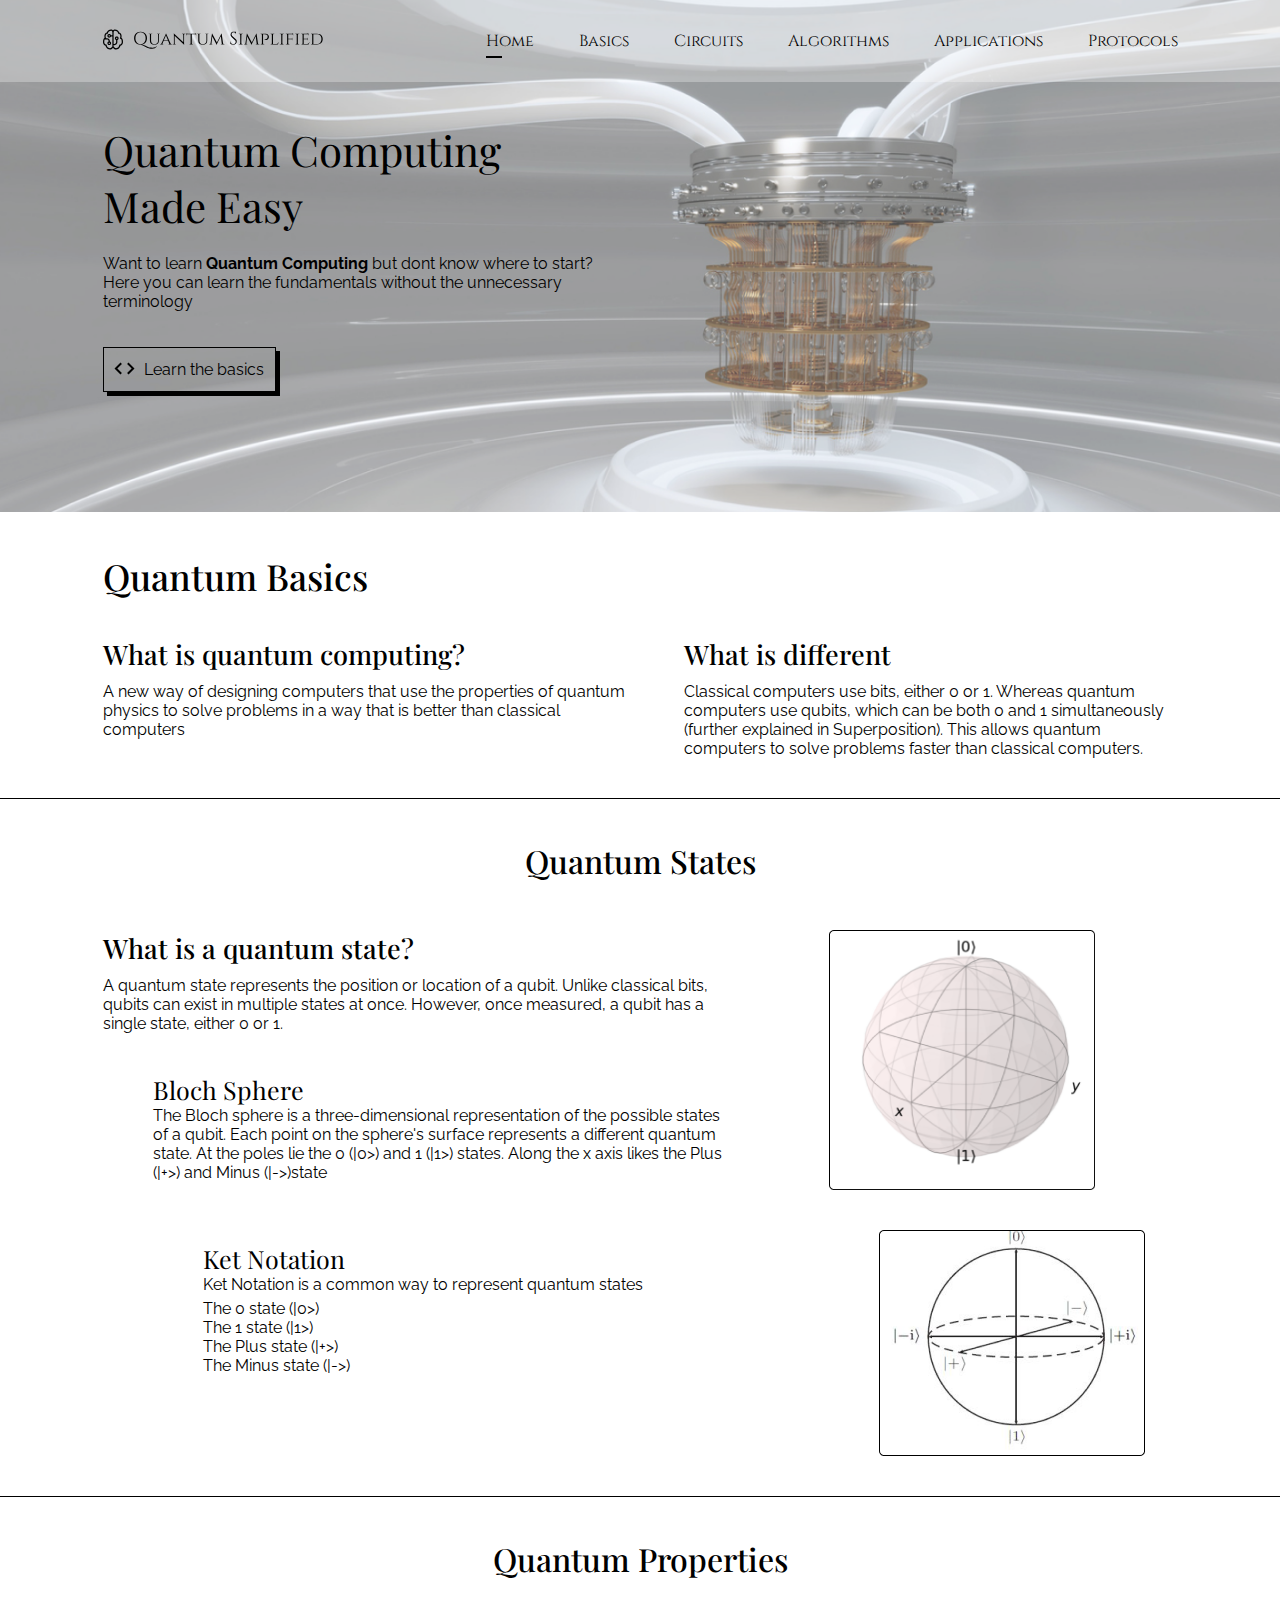
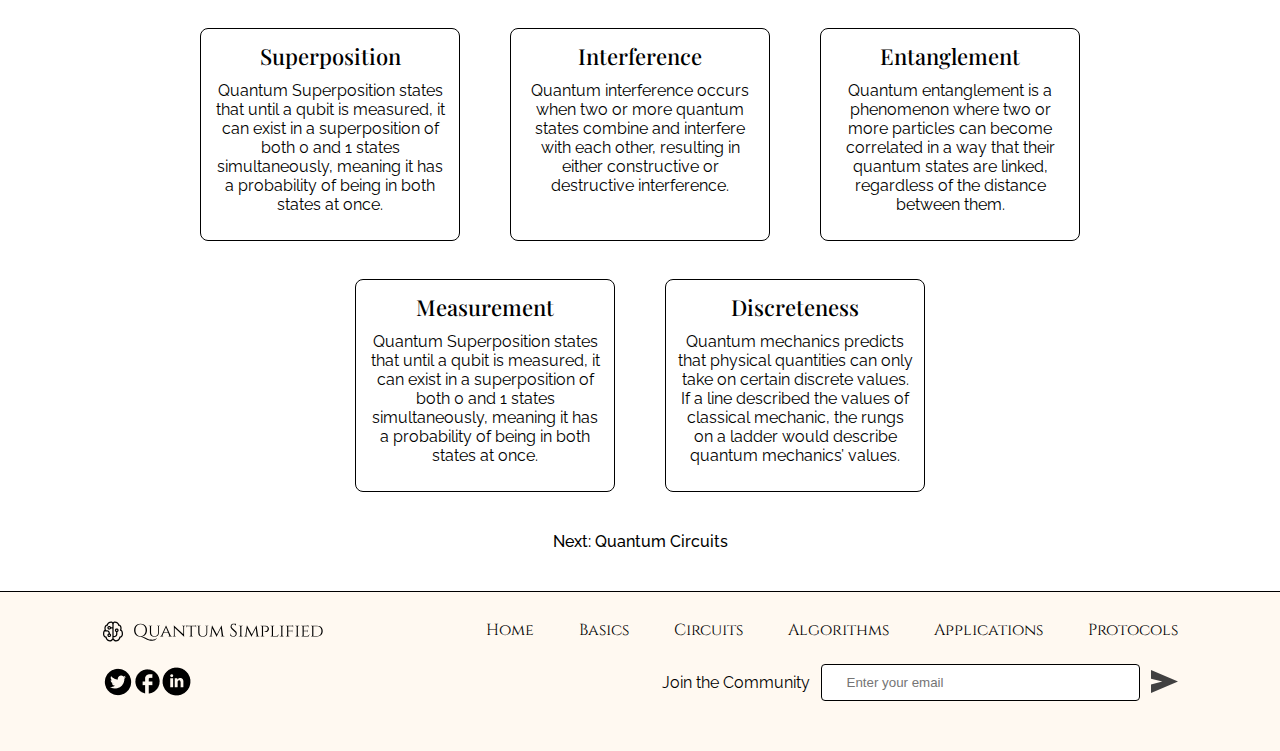
<file: index.html>
<!DOCTYPE html>
<html lang="en">
    <head>
        <meta charset="UTF-8" />
        <meta name="viewport" content="width=device-width, initial-scale=1.0" />
        <title>Quantum Simplified</title>
        <link rel="preconnect" href="https://fonts.googleapis.com" />
        <link rel="preconnect" href="https://fonts.gstatic.com" crossorigin />
        <link
            href="https://fonts.googleapis.com/css2?family=Cinzel&family=Playfair+Display:wght@400;500&family=Raleway:ital,wght@0,100;0,300;0,400;0,500;1,500&display=swap"
            rel="stylesheet"
        />
        <link rel="stylesheet" href="css/index.css" />
        <link rel="stylesheet" href="css/microinteractions.css">
    </head>
    <body>
        <!-- Image that spreads across the nav and header elements -->
        <div class="image">
            <!-- Header -->
            <header class="nav__bar">
                <div class="wrapper nav__bar-wrapper">
                    <a href="index.html" class="logo">
                        <img src="Images/logo.svg" alt="logo" />
                    </a>

                    <!-- Navigation Menu -->
                    <ul class="nav__menu">
                        <li><a class="nav__item home active" href="index.html">Home</a></li>
                        <li>
                            <a class="nav__item trigger-item" href="index.html#quantum_basics">Basics</a>
                        </li>
                        <li>
                            <a class="nav__item" href="quantum-circuits.html"
                                >Circuits</a
                            >
                        </li>
                        <li>
                            <a class="nav__item" href="quantum-algorithms.html"
                                >Algorithms</a
                            >
                        </li>
                        <li>
                            <a class="nav__item" href="real-world.html"
                                >Applications</a
                            >
                        </li>
                        <li>
                            <a class="nav__item" href="quantum-protocols.html"
                                >Protocols</a
                            >
                        </li>
                    </ul>

                    <!-- Hamburger Menu -->
                    <div class="hamburger">
                        <img
                            src="Images/menu.svg"
                            alt="hamburger menu"
                            class="hamburger_image"
                        />
                    </div>
                </div>
            </header>

            <!-- The Hero section -->
            <main class="hero">
                <div class="wrapper three">
                    <h1>Quantum Computing Made Easy</h1>
                    <p class="subtitle">
                        Want to learn <strong>Quantum Computing</strong> but
                        dont know where to start? Here you can learn the
                        fundamentals without the unnecessary terminology
                    </p>
                    <div class="cta">
                        <a href="#" class="trigger-cta">
                            <span class="bordered"
                                ><img
                                    src="Images/code symbol.svg"
                                    alt="code symbol"
                            /></span>
                            <p class="bordered">Learn the basics</p>
                        </a>
                    </div>
                </div>
            </main>
        </div>

        <!-- Section about Quantum Basics -->
        <div class="wrapper two">
            <section class="quantum_basics">
                <h2>Quantum Basics</h2>
                <div class="col">
                    <div class="left_col">
                        <h4>What is quantum computing?</h4>
                        <p>
                            A new way of designing computers that use the
                            properties of quantum physics to solve problems in a
                            way that is better than classical computers
                        </p>
                    </div>

                    <div class="right_col">
                        <h4>What is different</h4>
                        <p>
                            Classical computers use bits, either 0 or 1. Whereas
                            quantum computers use qubits, which can be both 0
                            and 1 simultaneously (further explained in
                            Superposition). This allows quantum computers to
                            solve problems faster than classical computers.
                        </p>
                    </div>
                </div>
            </section>
        </div>
        <div class="border"></div>

        <!-- Section about Quantum States -->
        <div class="wrapper">
            <section class="quantum_states">
                <h3>Quantum States</h3>
                <div class="col">
                    <div class="col_left">
                        <div>
                            <h4>What is a quantum state?</h4>
                            <p>
                                A quantum state represents the position or
                                location of a qubit. Unlike classical bits,
                                qubits can exist in multiple states at once.
                                However, once measured, a qubit has a single
                                state, either 0 or 1.
                            </p>
                        </div>
                        <div class="indented bloch_sphere">
                            <h5>Bloch Sphere</h5>
                            <p>
                                The Bloch sphere is a three-dimensional
                                representation of the possible states of a
                                qubit. Each point on the sphere's surface
                                represents a different quantum state. At the
                                poles lie the 0 (|0>) and 1 (|1>) states. Along
                                the x axis likes the Plus (|+>) and Minus
                                (|->)state
                            </p>
                        </div>
                        <div class="indented ket_notation">
                            <h5>Ket Notation</h5>
                            <p>
                                Ket Notation is a common way to represent
                                quantum states
                            </p>
                            <ul class="state_list">
                                <li>The 0 state (|0>)</li>
                                <li>The 1 state (|1>)</li>
                                <li>The Plus state (|+>)</li>
                                <li>The Minus state (|->)</li>
                            </ul>
                        </div>
                    </div>

                    <div class="col_right bloch_sphere">
                        <img
                            class="bloch_sphere1"
                            src="Images/Bloch Sphere 1.png"
                            alt="bloch sphere 1"
                        />
                        <img
                            src="Images/Bloch Sphere 2.png"
                            alt="bloch sphere 2"
                            class="bloch_sphere2"
                        />
                    </div>
                </div>
            </section>
        </div>
        <div class="border"></div>

        <!-- Section about Quantum Properties for the Desktop -->
        <div class="wrapper">
            <section class="quantum_properties-desktop">
                <h3>Quantum Properties</h3>

                <!-- A set of cards about each property -->
                <div class="set1">
                    <div class="card superpostion">
                        <h6>Superposition</h6>
                        <p>
                            Quantum Superposition states that until a qubit is
                            measured, it can exist in a superposition of both 0
                            and 1 states simultaneously, meaning it has a
                            probability of being in both states at once.
                        </p>
                    </div>
                    <div class="card interference">
                        <h6>Interference</h6>
                        <p>
                            Quantum interference occurs when two or more quantum
                            states combine and interfere with each other,
                            resulting in either constructive or destructive
                            interference.
                        </p>
                    </div>
                    <div class="card entanglement">
                        <h6>Entanglement</h6>
                        <p>
                            Quantum entanglement is a phenomenon where two or
                            more particles can become correlated in a way that
                            their quantum states are linked, regardless of the
                            distance between them.
                        </p>
                    </div>
                </div>
                <div class="set2">
                    <div class="card measurement">
                        <h6>Measurement</h6>
                        <p>
                            Quantum Superposition states that until a qubit is
                            measured, it can exist in a superposition of both 0
                            and 1 states simultaneously, meaning it has a
                            probability of being in both states at once.
                        </p>
                    </div>
                    <div class="card discreteness">
                        <h6>Discreteness</h6>
                        <p>
                            Quantum mechanics predicts that physical quantities
                            can only take on certain discrete values. If a line
                            described the values of classical mechanic, the
                            rungs on a ladder would describe quantum mechanics’
                            values.
                        </p>
                    </div>
                </div>
            </section>
        </div>

        <!-- Section for Quantum Properties  -->
        <div class="wrapper">
            <section class="quantum_properties-mobile">
                <h3>Quantum Properties</h3>

                <!-- Carousel of each Quantum Property -->
                <div class="carousel">
                    <button class="carousel__button carousel__button--left">
                        <img src="Images/left arrow.svg" alt="left arrow" />
                    </button>

                    <div class="carousel__track-container">

                        <!-- Slide for each Quantum Property -->
                        <ul class="carousel__track">
                            <li class="carousel__slide current-slide">
                                <p class="title">Entanglement</p>
                                <p class="content">
                                    Quantum entanglement is a phenomenon where
                                    two or more particles can become correlated
                                    in a way that their quantum states are
                                    linked, regardless of the distance between
                                    them.
                                </p>
                            </li>
                            <li class="carousel__slide">
                                <p class="title">Interference</p>
                                <p class="content">
                                    Quantum interference occurs when two or more
                                    quantum states combine and interfere with
                                    each other, resulting in either constructive
                                    or destructive interference.
                                </p>
                            </li>
                            <li class="carousel__slide">
                                <p class="title">Superposition</p>
                                <p class="content">
                                    Quantum Superposition states that until a
                                    qubit is measured, it can exist in a
                                    superposition of both 0 and 1 states
                                    simultaneously, meaning it has a probability
                                    of being in both states at once.
                                </p>
                            </li>
                            <li class="carousel__slide">
                                <p class="title">Measurement</p>
                                <p class="content">
                                    Quantum Superposition states that until a
                                    qubit is measured, it can exist in a
                                    superposition of both 0 and 1 states
                                    simultaneously, meaning it has a probability
                                    of being in both states at once.
                                </p>
                            </li>
                            <li class="carousel__slide">
                                <p class="title">Discreteness</p>
                                <p class="content">
                                    Quantum mechanics predicts that physical
                                    quantities can only take on certain discrete
                                    values. If a line described the values of
                                    classical mechanic, the rungs on a ladder
                                    would describe quantum mechanics’ values.
                                </p>
                            </li>
                        </ul>
                    </div>

                    <button class="carousel__button carousel__button--right">
                        <img src="Images/right arrow.svg" alt="right arrow" />
                    </button>

                    <div class="carousel__nav">
                        <button
                            class="carousel__indicator current-slide"
                        ></button>
                        <button class="carousel__indicator"></button>
                        <button class="carousel__indicator"></button>
                        <button class="carousel__indicator"></button>
                        <button class="carousel__indicator"></button>
                    </div>
                </div>
            </section>
        </div>

        <!-- Section for the next webpage to click onto -->
        <div class="wrapper">
            <div class="next">
                <a href="quantum-circuits.html">Next: Quantum Circuits</a>
            </div>
        </div>

        <!-- The footer for mobile -->
        <footer class="footer-mobile">
            <div class="border"></div>
            <div class="footer_logo">
                <a href="#"><img src="Images/logo.svg" alt="logo" /></a>
            </div>
            <p class="join">Join the Community</p>

            <div class="social_headers">
                <a href="#"><img src="Images/twitter.png" alt="twitter" /></a>
                <a href="#"
                    ><img src="Images/facebook.png" alt="facebook"
                /></a>
                <a href="#"
                    ><img src="Images/linkedin.png" alt="linkedin"
                /></a>
            </div>
        </footer>

        <!-- The footer for desktop -->
        <footer class="footer-desktop">
            <div class="border"></div>
            <div class="wrapper">
                <div class="footer_nav">
                    <div class="footer_logo">
                        <a href="#"
                            ><img src="Images/logo.svg" alt="logo"
                        /></a>
                    </div>
                    <nav>
                        <ul>
                            <li>
                                <a class="active" href="index.html">Home</a>
                            </li>
                            <li><a href="index.html">Basics</a></li>
                            <li>
                                <a href="quantum-circuits.html">Circuits</a>
                            </li>
                            <li>
                                <a href="quantum-algorithms.html">Algorithms</a>
                            </li>
                            <li><a href="real-world.html">Applications</a></li>
                            <li>
                                <a href="quantum-protocols.html">Protocols</a>
                            </li>
                        </ul>
                    </nav>
                </div>

                <!-- How can the viewer interact with the website -->
                <div class="interaction">
                    <div class="social_headers">
                        <a href="#"
                            ><img src="Images/twitter.png" alt="twitter"
                        /></a>
                        <a href="#"
                            ><img src="Images/facebook.png" alt="facebook"
                        /></a>
                        <a href="#"
                            ><img src="Images/linkedin.png" alt="linkedin"
                        /></a>
                    </div>

                    <!-- A quantum newsletter -->
                    <div class="newsletter">
                        <p>Join the Community</p>
                        <input type="email" placeholder="Enter your email" />
                        <a href="#"
                            ><img
                                src="Images/submit.svg"
                                alt="submit email to newsletter"
                        /></a>
                    </div>
                </div>
            </div>
        </footer>

        <!-- Javascript Files -->
        <script src="js/carousel.js"></script>
        <script src="js/menu.js"></script>
        <script src="js/scrolldown.js"></script>
        <script src="js/scrollto.js"></script>
    </body>
</html>
</file>
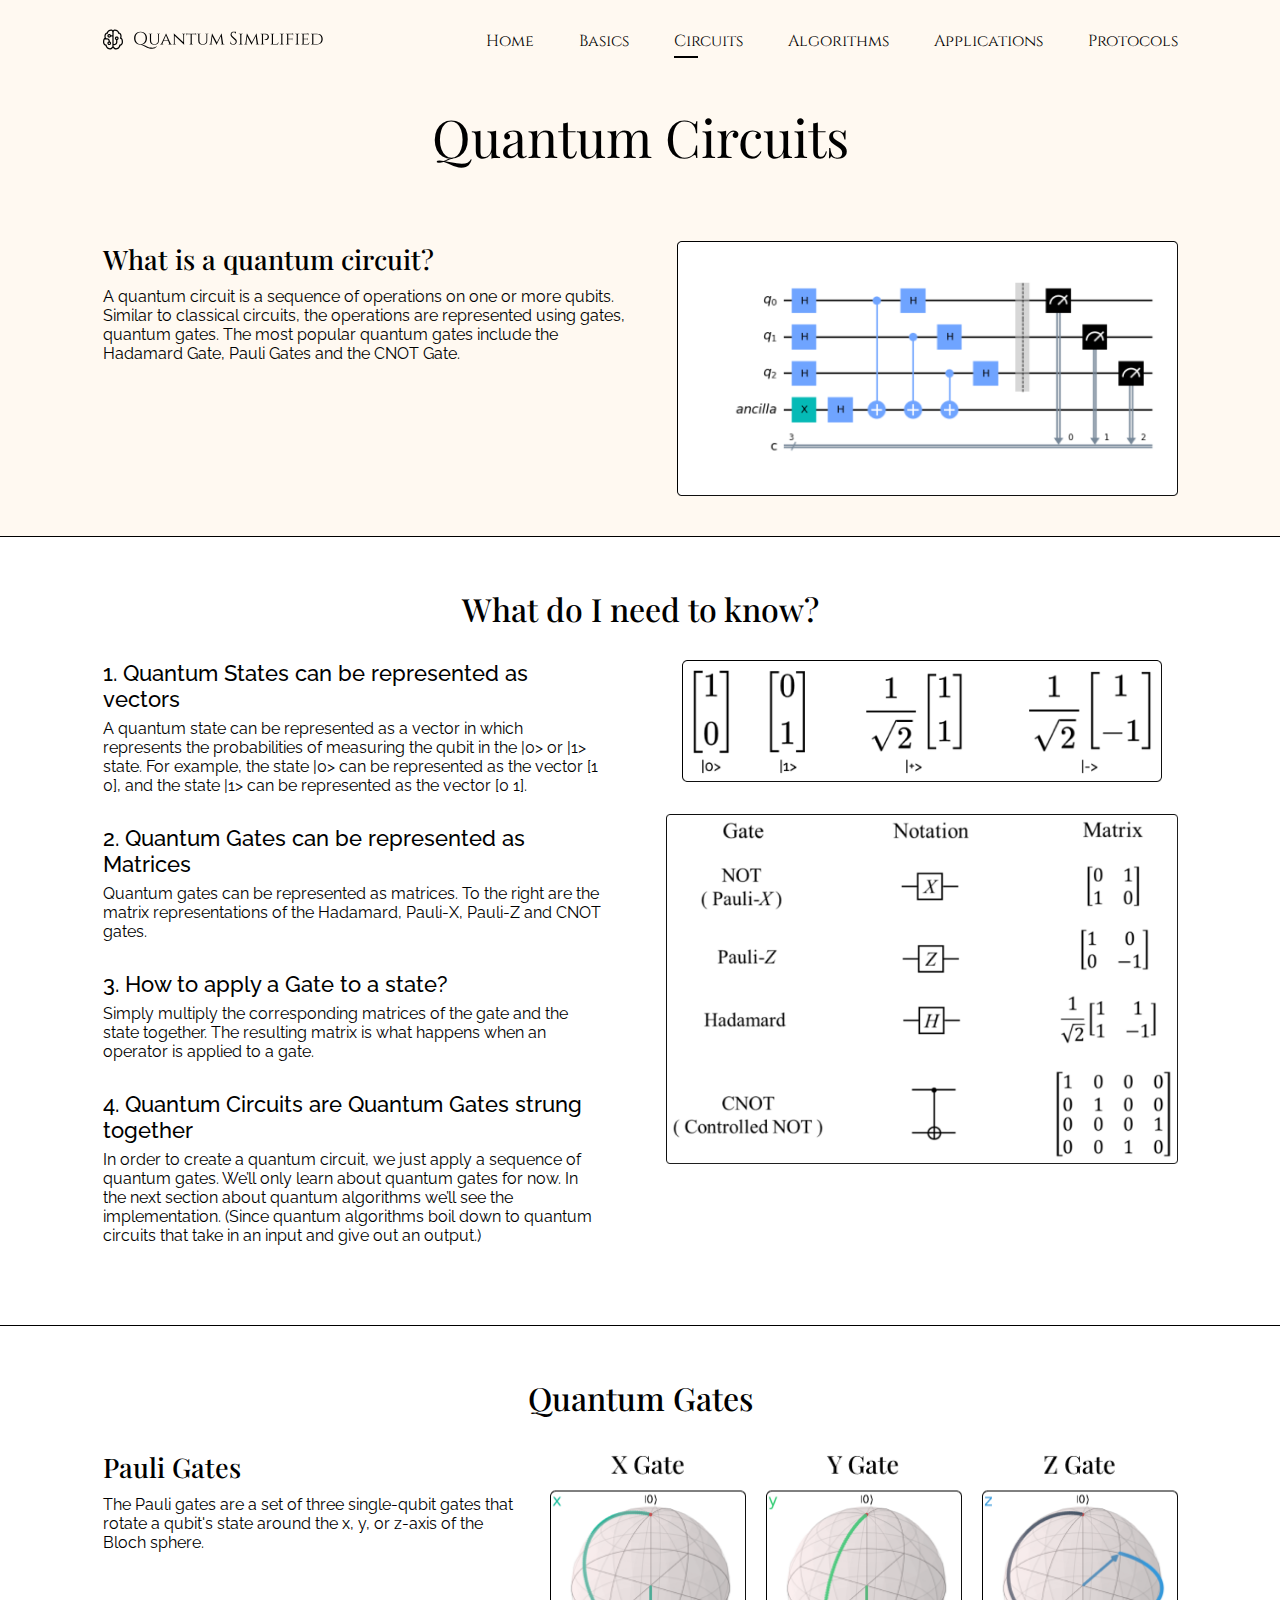
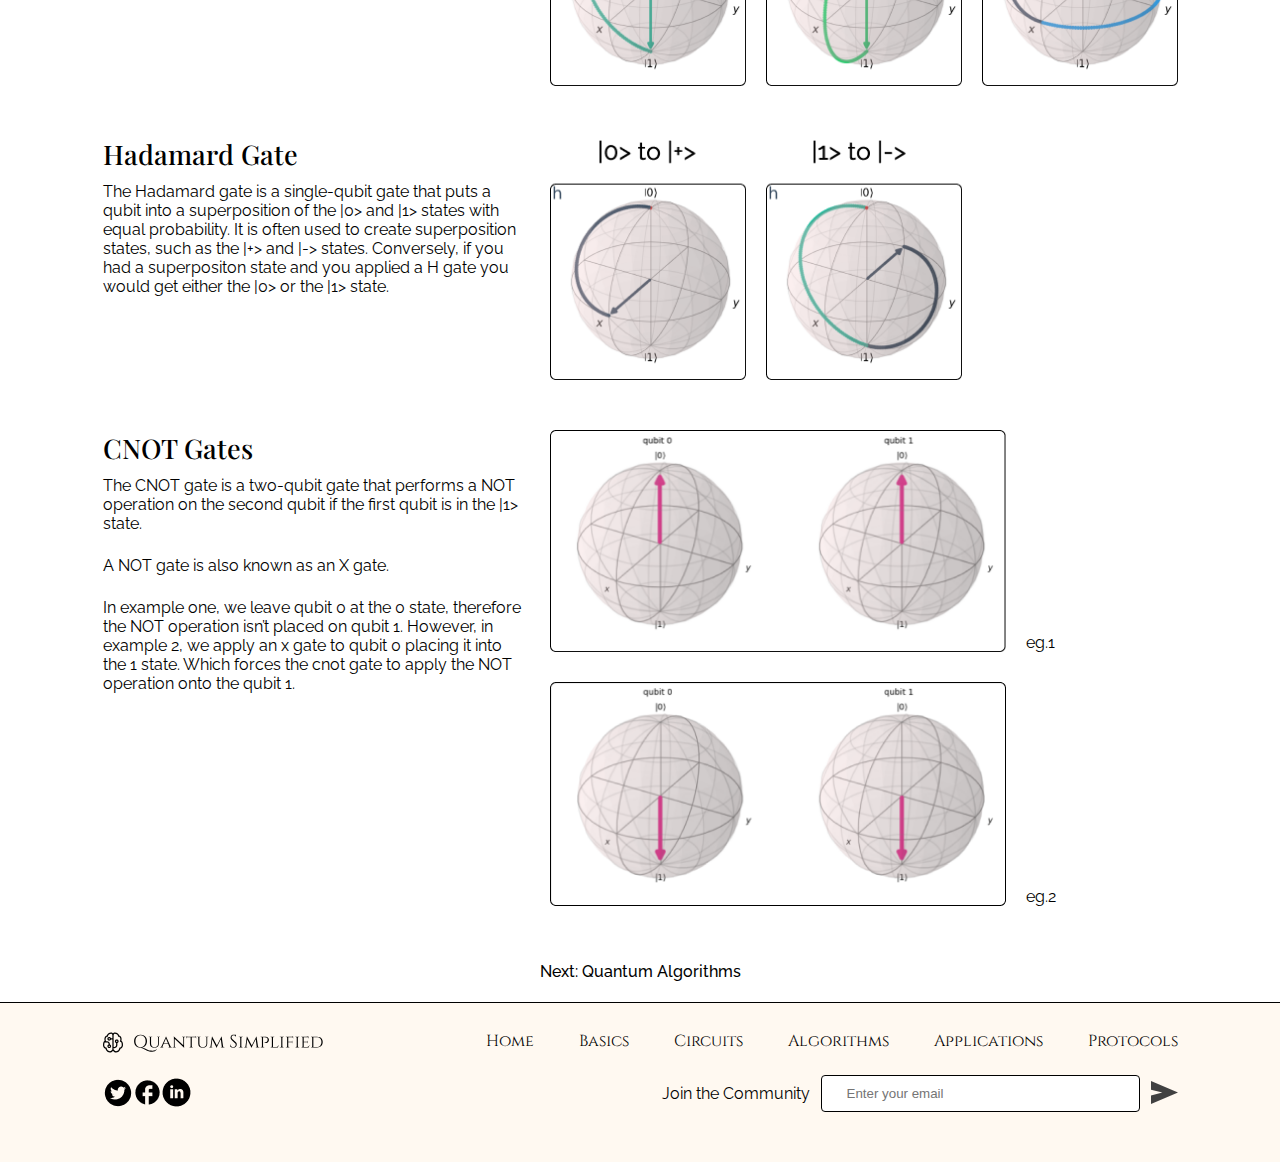
<file: quantum-circuits.html>
<!DOCTYPE html>
<html lang="en">
    <head>
        <meta charset="UTF-8" />
        <meta name="viewport" content="width=device-width, initial-scale=1.0" />
        <title>Quantum Circuits</title>
        <link rel="stylesheet" href="css/quantum-circuit.css" />
        <link
            href="https://fonts.googleapis.com/css2?family=Cinzel&family=Playfair+Display:wght@400;500&family=Raleway:ital,wght@0,100;0,300;0,400;0,500;1,500&display=swap"
            rel="stylesheet"
        />
        <link rel="stylesheet" href="css/microinteractions.css" />
    </head>
    <body>
        <!-- Background Colour that Spreads across the header and the hero -->
        <div class="background">

            <!-- Header -->
            <header class="nav__bar">
                <div class="wrapper nav__bar-wrapper">
                    <a href="index.html" class="logo">
                        <img src="Images/logo.svg" alt="logo" />
                    </a>

                    <!-- Navigation Menu -->
                    <ul class="nav__menu">
                        <li>
                            <a class="nav__item" href="index.html"
                                >Home</a
                            >
                        </li>
                        <li>
                            <a
                                class="nav__item trigger-item"
                                href="index.html#quantum_basics"
                                >Basics</a
                            >
                        </li>
                        <li>
                            <a class="nav__item active" href="quantum-circuits.html"
                                >Circuits</a
                            >
                        </li>
                        <li>
                            <a class="nav__item" href="quantum-algorithms.html"
                                >Algorithms</a
                            >
                        </li>
                        <li>
                            <a class="nav__item" href="real-world.html"
                                >Applications</a
                            >
                        </li>
                        <li>
                            <a class="nav__item" href="quantum-protocols.html"
                                >Protocols</a
                            >
                        </li>
                    </ul>

                    <!-- Hamburger Menu -->
                    <div class="hamburger">
                        <img
                            src="Images/menu.svg"
                            alt="hamburger menu"
                            class="hamburger_image"
                        />
                    </div>
                </div>
            </header>

            <!-- The Hero section -->
            <main class="hero">
                <div class="wrapper">
                    <h1>Quantum Circuits</h1>
                    <div class="col">
                        <div class="col-left">
                            <h4>What is a quantum circuit?</h4>
                            <p>
                                A quantum circuit is a sequence of operations on
                                one or more qubits. Similar to classical
                                circuits, the operations are represented using
                                gates, quantum gates. The most popular quantum
                                gates include the Hadamard Gate, Pauli Gates and
                                the CNOT Gate.
                            </p>
                        </div>

                        <div class="col-right hero-image">
                            <img
                                src="Images/quantum circuit.png"
                                alt="quantum circuit"
                            />
                        </div>
                    </div>
                </div>
            </main>
        </div>

        <!-- Section about what do you need to know before learning about Quantum Circuits -->
        <div class="wrapper">
            <section class="need_to_know">
                <h3>What do I need to know?</h3>
                <div class="col">

                    <!-- A list of the things to know -->
                    <div class="col-left information">
                        <div class="info 1">
                            <p class="h7">
                                1. Quantum States can be represented as vectors
                            </p>
                            <p class="content">
                                A quantum state can be represented as a vector
                                in which represents the probabilities of
                                measuring the qubit in the |0> or |1> state. For
                                example, the state |0> can be represented as the
                                vector [1 0], and the state |1> can be
                                represented as the vector [0 1].
                            </p>
                        </div>
                        <div class="info 2">
                            <p class="h7">
                                2. Quantum Gates can be represented as Matrices
                            </p>
                            <p class="content">
                                Quantum gates can be represented as matrices. To
                                the right are the matrix representations of the
                                Hadamard, Pauli-X, Pauli-Z and CNOT gates.
                            </p>
                        </div>
                        <div class="info 3">
                            <p class="h7">3. How to apply a Gate to a state?</p>
                            <p class="content">
                                Simply multiply the corresponding matrices of
                                the gate and the state together. The resulting
                                matrix is what happens when an operator is
                                applied to a gate.
                            </p>
                        </div>
                        <div class="info 4">
                            <p class="h7">
                                4. Quantum Circuits are Quantum Gates strung
                                together
                            </p>
                            <p class="content">
                                In order to create a quantum circuit, we just
                                apply a sequence of quantum gates. We’ll only
                                learn about quantum gates for now. In the next
                                section about quantum algorithms we’ll see the
                                implementation. (Since quantum algorithms boil
                                down to quantum circuits that take in an input
                                and give out an output.)
                            </p>
                        </div>

                        <!-- A link to teach people about matrices -->
                        <div class="learn-matrices">
                            <p>
                                Don’t know how to multiply matrices? Dont worry!
                            </p>
                            <div class="cta">
                                <a href="#">
                                    <span>
                                        <img
                                            src="Images/expand.svg"
                                            alt="expand symbol"
                                        />
                                    </span>
                                    <p>Learn Here</p>
                                </a>
                            </div>
                        </div>
                    </div>

                    <!-- Images about Matrices and Vectors in Relation to Gates and States -->
                    <div class="col-right">
                        <img
                            class="state_vectors"
                            src="Images/statevectors.png"
                            alt="state vectors"
                        />
                        <img
                            class="gatesmatrix"
                            src="Images/Gates.png"
                            alt="quantum gates"
                        />
                    </div>
                </div>
            </section>
        </div>

        <div class="border"></div>

        <!-- Section about Quantum Gates -->
        <section class="quantum_gates">
            <h3>Quantum Gates</h3>

            <!-- Pauli Gate -->
            <div class="Pauli gate">
                <div class="col-left wrapper-pauli_contents">
                    <h4>Pauli Gates</h4>
                    <p>
                        The Pauli gates are a set of three single-qubit gates
                        that rotate a qubit's state around the x, y, or z-axis
                        of the Bloch sphere.
                    </p>
                </div>
                <div class="col-right wrapper-pauli_images">
                    <img class="x-gate" src="Images/x gate.png" alt="x gate" />
                    <img class="y-gate" src="Images/y gate.png" alt="y gate" />
                    <img class="z-gate" src="Images/z gate.png" alt="z gate" />
                </div>
            </div>

            <!-- Hadamard Gate -->
            <div class="Hadamard gate wrapper">
                <div class="col-left">
                    <h4>Hadamard Gate</h4>
                    <p>
                        The Hadamard gate is a single-qubit gate that puts a
                        qubit into a superposition of the |0> and |1> states
                        with equal probability. It is often used to create
                        superposition states, such as the |+> and |-> states.
                        Conversely, if you had a superpositon state and you
                        applied a H gate you would get either the |0> or the |1>
                        state.
                    </p>
                </div>
                <div class="col-right">
                    <img src="Images/hadamard1.png" alt="hadamard 1" />
                    <img src="Images/hadamard2.png" alt="hadamard 2" />
                </div>
            </div>

            <!-- CNOT Gate -->
            <div class="CNOT gate wrapper">
                <div class="col-left">
                    <h4>CNOT Gates</h4>
                    <p>
                        The CNOT gate is a two-qubit gate that performs a NOT
                        operation on the second qubit if the first qubit is in
                        the |1> state.
                    </p>
                    <p>A NOT gate is also known as an X gate.</p>
                    <p>
                        In example one, we leave qubit 0 at the 0 state,
                        therefore the NOT operation isn’t placed on qubit 1.
                        However, in example 2, we apply an x gate to qubit 0
                        placing it into the 1 state. Which forces the cnot gate
                        to apply the NOT operation onto the qubit 1.
                    </p>
                </div>
                <div class="col-right">
                    <div class="eg1">
                        <img src="Images/cnot1.png" alt="cnot gate" />
                        <p>eg.1</p>
                    </div>
                    <div class="eg2">
                        <img src="Images/cnot2.png" alt="cnot gate" />
                        <p>eg.2</p>
                    </div>
                </div>
            </div>
        </section>

        <!-- Section about next webpage to visit -->
        <div class="wrapper">
            <div class="next">
                <a href="quantum-algorithms.html">Next: Quantum Algorithms</a>
            </div>
        </div>

        <!-- Footer for Mobile -->
        <footer class="footer-mobile">
            <div class="border"></div>
            <div class="footer_logo">
                <a href="#"><img src="Images/logo.svg" alt="logo" /></a>
            </div>
            <p class="join">Join the Community</p>

            <div class="social_headers">
                <a href="#"><img src="Images/twitter.png" alt="twitter" /></a>
                <a href="#"
                    ><img src="Images/facebook.png" alt="facebook"
                /></a>
                <a href="#"
                    ><img src="Images/linkedin.png" alt="linkedin"
                /></a>
            </div>
        </footer>

        <!-- Footer for Desktop -->
        <footer class="footer-desktop">
            <div class="border"></div>
            <div class="wrapper-footer">
                <div class="footer_nav">
                    <div class="footer_logo">
                        <a href="#"
                            ><img src="Images/logo.svg" alt="logo"
                        /></a>
                    </div>
                    <nav>
                        <ul>
                            <li>
                                <a class="active" href="index.html">Home</a>
                            </li>
                            <li><a href="index.html">Basics</a></li>
                            <li>
                                <a href="quantum-circuits.html">Circuits</a>
                            </li>
                            <li>
                                <a href="quantum-algorithms.html">Algorithms</a>
                            </li>
                            <li><a href="real-world.html">Applications</a></li>
                            <li>
                                <a href="quantum-protocols.html">Protocols</a>
                            </li>
                        </ul>
                    </nav>
                </div>

                <!-- How visitors can interact with the website -->
                <div class="interaction">
                    <div class="social_headers">
                        <a href="#"
                            ><img src="Images/twitter.png" alt="twitter"
                        /></a>
                        <a href="#"
                            ><img src="Images/facebook.png" alt="facebook"
                        /></a>
                        <a href="#"
                            ><img src="Images/linkedin.png" alt="linkedin"
                        /></a>
                    </div>

                    <!-- How to join the Quantum Newsletter -->
                    <div class="newsletter">
                        <p>Join the Community</p>
                        <input type="email" placeholder="Enter your email" />
                        <a href="#"
                            ><img
                                src="Images/submit.svg"
                                alt="submit email to newsletter"
                        /></a>
                    </div>
                </div>
            </div>
        </footer>
        
        <!-- Javascript files -->
        <script src="js/menu.js"></script>
        <script src="js/scrolldown.js"></script>
    </body>
</html>
</file>
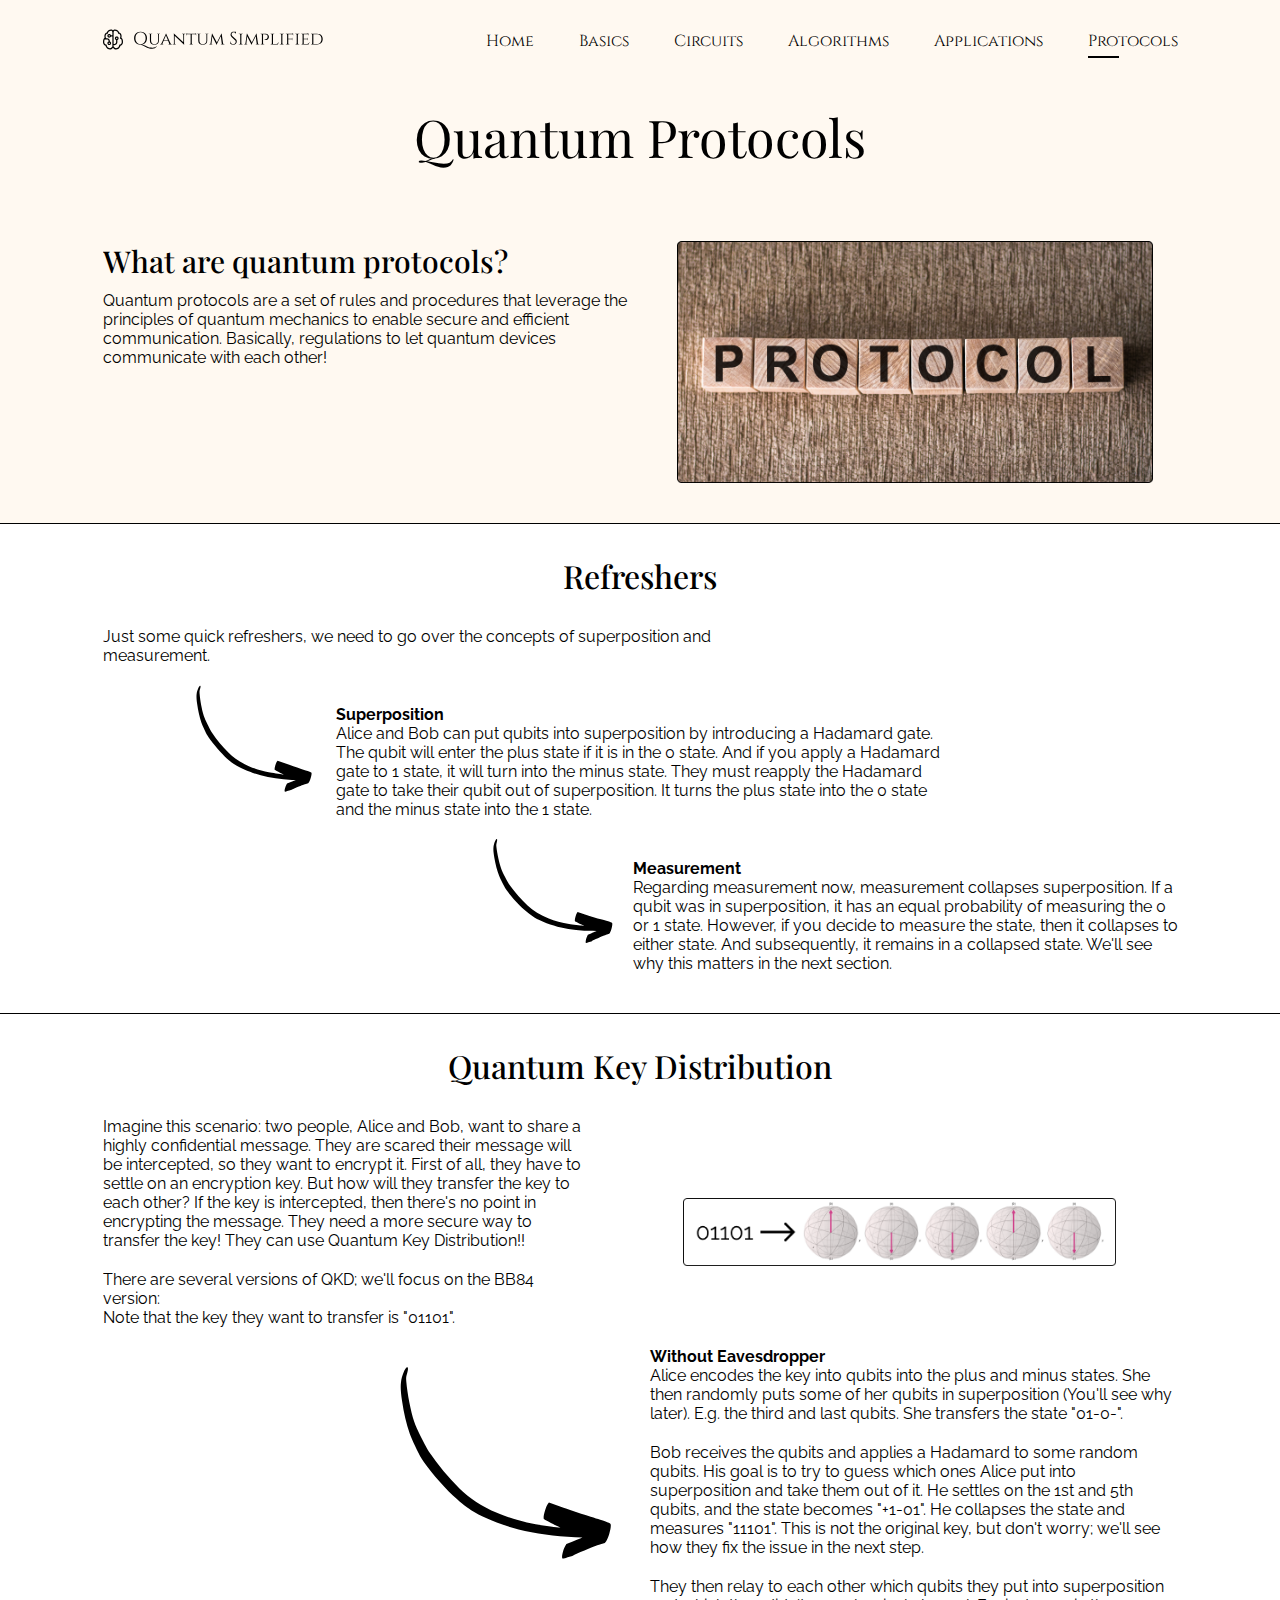
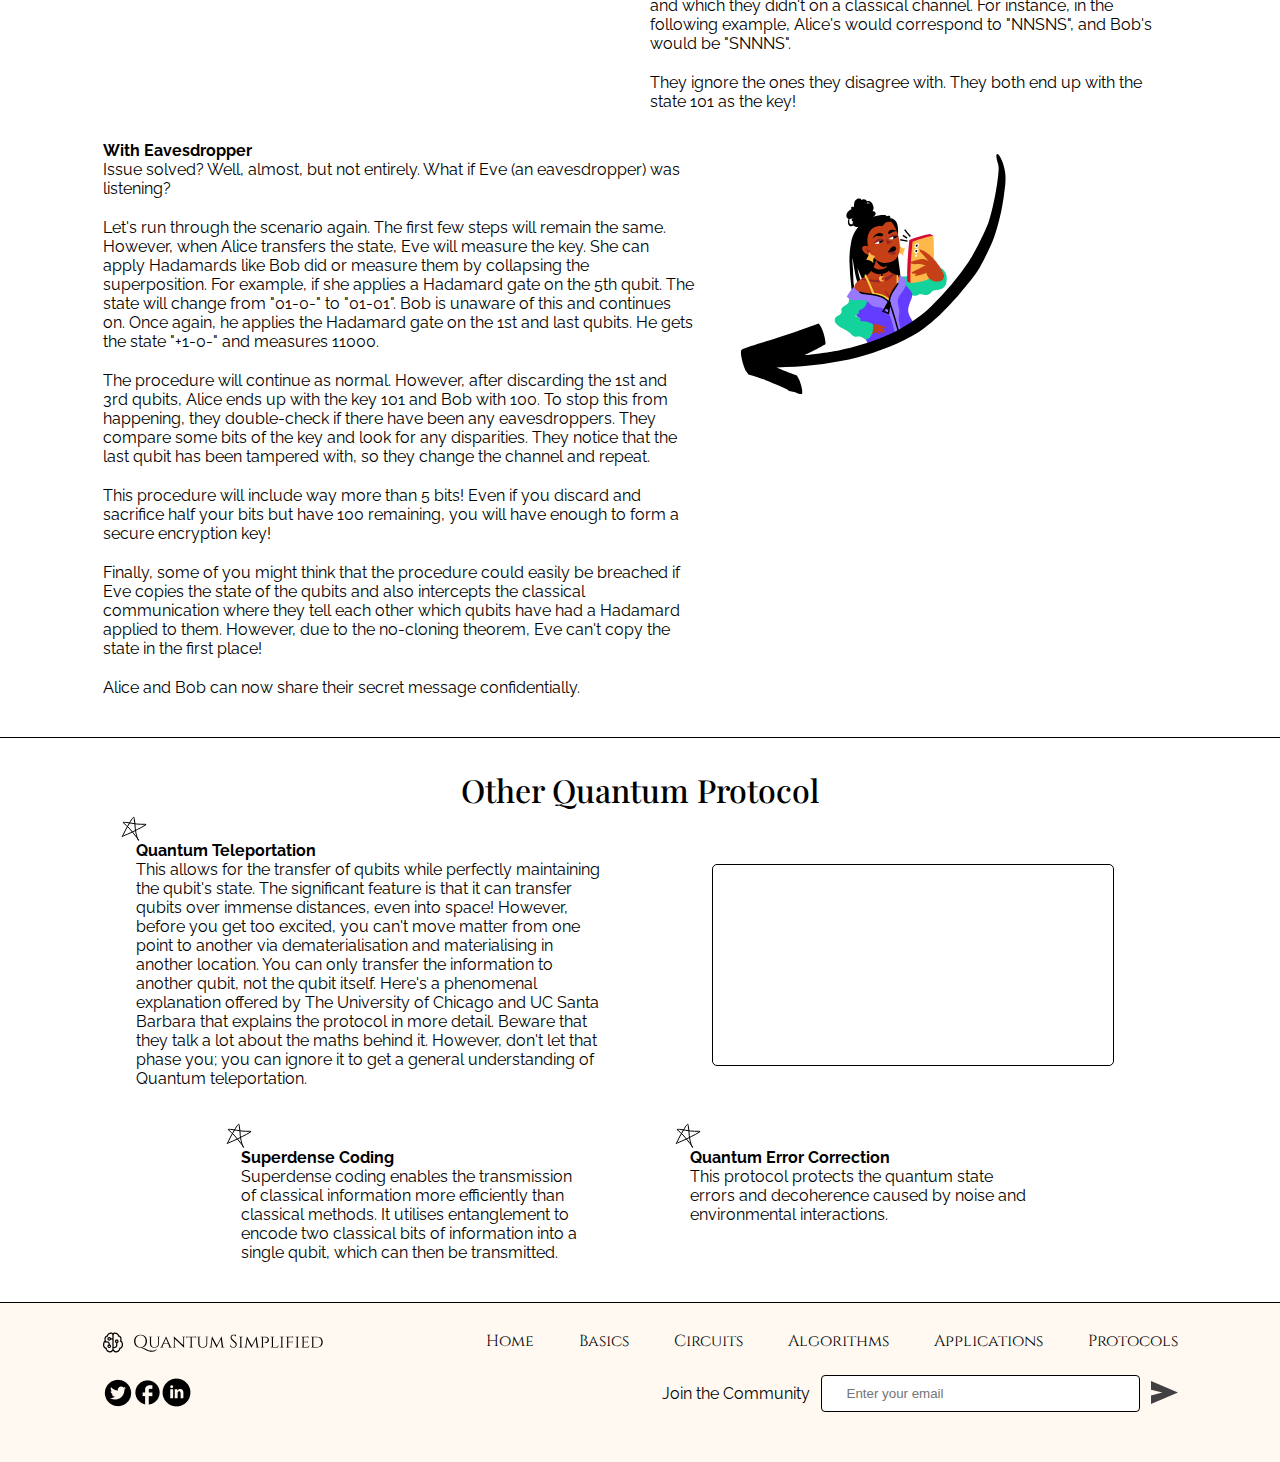
<file: quantum-protocols.html>
<!DOCTYPE html>
<html lang="en">
    <head>
        <meta charset="UTF-8" />
        <meta name="viewport" content="width=device-width, initial-scale=1.0" />
        <title>Quantum Protocols</title>
        <link rel="stylesheet" href="css/quantum-protocols.css" />
        <link
            href="https://fonts.googleapis.com/css2?family=Cinzel&family=Playfair+Display:wght@400;500&family=Raleway:ital,wght@0,100;0,300;0,400;0,500;1,500&display=swap"
            rel="stylesheet"
        />
        <link rel="stylesheet" href="css/microinteractions.css" />
    </head>
    <body>
        <!-- Background Colour that Spreads across the header and the hero -->
        <div class="background">

            <!-- Header -->
            <header class="nav__bar">
                <div class="wrapper nav__bar-wrapper">
                    <a href="index.html" class="logo">
                        <img src="Images/logo.svg" alt="logo" />
                    </a>

                    <!-- Nav Menu -->
                    <ul class="nav__menu">
                        <li>
                            <a class="nav__item" href="index.html"
                                >Home</a
                            >
                        </li>
                        <li>
                            <a
                                class="nav__item trigger-item"
                                href="index.html#quantum_basics"
                                >Basics</a
                            >
                        </li>
                        <li>
                            <a class="nav__item" href="quantum-circuits.html"
                                >Circuits</a
                            >
                        </li>
                        <li>
                            <a class="nav__item" href="quantum-algorithms.html"
                                >Algorithms</a
                            >
                        </li>
                        <li>
                            <a class="nav__item" href="real-world.html"
                                >Applications</a
                            >
                        </li>
                        <li>
                            <a class="nav__item active" href="quantum-protocols.html"
                                >Protocols</a
                            >
                        </li>
                    </ul>

                    <!-- Hamburger Menu -->
                    <div class="hamburger">
                        <img
                            src="Images/menu.svg"
                            alt="hamburger menu"
                            class="hamburger_image"
                        />
                    </div>
                </div>
            </header>

            <!-- Hero Section -->
            <main class="hero">
                <div class="wrapper">
                    <h1>Quantum Protocols</h1>
                    <div class="col">
                        <div class="col-left">
                            <h4>What are quantum protocols?</h4>
                            <div class="hero-content">
                                <p>
                                    Quantum protocols are a set of rules and
                                    procedures that leverage the principles of
                                    quantum mechanics to enable secure and
                                    efficient communication. Basically,
                                    regulations to let quantum devices
                                    communicate with each other!
                                </p>
                            </div>
                        </div>

                        <div class="col-right hero-image">
                            <img
                                src="Images/quantum protocols.png"
                                alt="quantum protocols"
                            />
                        </div>
                    </div>
                </div>
            </main>
        </div>

        <!-- Refreshers on Quantum Basics -->
        <div class="wrapper">
            <section class="refreshers">
                <h3>Refreshers</h3>
                <p class="intro">
                    Just some quick refreshers, we need to go over the concepts
                    of superposition and measurement.
                </p>

                <div class="superposition">
                    <p class="bold">Superposition</p>
                    <p>
                        Alice and Bob can put qubits into superposition by
                        introducing a Hadamard gate. The qubit will enter the
                        plus state if it is in the 0 state. And if you apply a
                        Hadamard gate to 1 state, it will turn into the minus
                        state. They must reapply the Hadamard gate to take their
                        qubit out of superposition. It turns the plus state into
                        the 0 state and the minus state into the 1 state.
                    </p>
                </div>

                <div class="measurement">
                    <p class="bold">Measurement</p>
                    <p>
                        Regarding measurement now, measurement collapses
                        superposition. If a qubit was in superposition, it has
                        an equal probability of measuring the 0 or 1 state.
                        However, if you decide to measure the state, then it
                        collapses to either state. And subsequently, it remains
                        in a collapsed state. We'll see why this matters in the
                        next section.
                    </p>
                </div>
            </section>
        </div>

        <div class="border"></div>

        <!-- Section About Quantum Key Distribution -->
        <div class="wrapper">
            <section class="qkd">
                <h3>Quantum Key Distribution</h3>

                <!-- Introducing Scenario -->
                <div class="stage1">
                    <div class="content">
                        <p>
                            Imagine this scenario: two people, Alice and Bob,
                            want to share a highly confidential message. They
                            are scared their message will be intercepted, so
                            they want to encrypt it. First of all, they have to
                            settle on an encryption key. But how will they
                            transfer the key to each other? If the key is
                            intercepted, then there's no point in encrypting the
                            message. They need a more secure way to transfer the
                            key! They can use Quantum Key Distribution!!
                        </p>
                        <p>
                            There are several versions of QKD; we'll focus on
                            the BB84 version: <br />Note that the key they want
                            to transfer is "01101".
                        </p>
                    </div>

                    <div class="bittoqubit-div">
                        <img
                            src="Images/bittoqubit.png"
                            alt="bits to qubits"
                            class="bittoqubit"
                        />
                    </div>
                </div>

                <!-- If you don't have an eavesdropper -->
                <div class="without">
                    <p class="bold">Without Eavesdropper</p>
                    <p>
                        Alice encodes the key into qubits into the plus and
                        minus states. She then randomly puts some of her qubits
                        in superposition (You'll see why later). E.g. the third
                        and last qubits. She transfers the state "01-0-".
                    </p>
                    <p>
                        Bob receives the qubits and applies a Hadamard to some
                        random qubits. His goal is to try to guess which ones
                        Alice put into superposition and take them out of it. He
                        settles on the 1st and 5th qubits, and the state becomes
                        "+1-01". He collapses the state and measures "11101".
                        This is not the original key, but don't worry; we'll see
                        how they fix the issue in the next step.
                    </p>
                    <p>
                        They then relay to each other which qubits they put into
                        superposition and which they didn't on a classical
                        channel. For instance, in the following example, Alice's
                        would correspond to "NNSNS", and Bob's would be "SNNNS".
                    </p>
                    <p>
                        They ignore the ones they disagree with. They both end
                        up with the state 101 as the key!
                    </p>
                </div>

                <!-- If there's an eavesdropper -->
                <div class="with">
                    <p class="bold">With Eavesdropper</p>
                    <p>
                        Issue solved? Well, almost, but not entirely. What if
                        Eve (an eavesdropper) was listening?
                    </p>
                    <p>
                        Let's run through the scenario again. The first few
                        steps will remain the same. However, when Alice
                        transfers the state, Eve will measure the key. She can
                        apply Hadamards like Bob did or measure them by
                        collapsing the superposition. For example, if she
                        applies a Hadamard gate on the 5th qubit. The state will
                        change from "01-0-" to "01-01". Bob is unaware of this
                        and continues on. Once again, he applies the Hadamard
                        gate on the 1st and last qubits. He gets the state
                        "+1-0-" and measures 11000.
                    </p>
                    <p>
                        The procedure will continue as normal. However, after
                        discarding the 1st and 3rd qubits, Alice ends up with
                        the key 101 and Bob with 100. To stop this from
                        happening, they double-check if there have been any
                        eavesdroppers. They compare some bits of the key and
                        look for any disparities. They notice that the last
                        qubit has been tampered with, so they change the channel
                        and repeat.
                    </p>
                    <p>
                        This procedure will include way more than 5 bits! Even
                        if you discard and sacrifice half your bits but have 100
                        remaining, you will have enough to form a secure
                        encryption key!
                    </p>
                    <p>
                        Finally, some of you might think that the procedure
                        could easily be breached if Eve copies the state of the
                        qubits and also intercepts the classical communication
                        where they tell each other which qubits have had a
                        Hadamard applied to them. However, due to the no-cloning
                        theorem, Eve can't copy the state in the first place!
                    </p>
                    <p>
                        Alice and Bob can now share their secret message
                        confidentially.
                    </p>
                </div>
            </section>
        </div>

        <div class="border"></div>

        <!-- Section about other quantum protocols -->
        <div class="wrapper">
            <section class="other">
                <h3>Other Quantum Protocol</h3>
                <div class="center">

                    <!-- Quantum Teleportation -->
                    <div class="quantum_teleportation">
                        <div class="content">
                            <p class="bold">Quantum Teleportation</p>
                            <p>
                                This allows for the transfer of qubits while
                                perfectly maintaining the qubit's state. The
                                significant feature is that it can transfer
                                qubits over immense distances, even into space!
                                However, before you get too excited, you can't
                                move matter from one point to another via
                                dematerialisation and materialising in another
                                location. You can only transfer the information
                                to another qubit, not the qubit itself. Here's a
                                phenomenal explanation offered by The University
                                of Chicago and UC Santa Barbara that explains
                                the protocol in more detail. Beware that they
                                talk a lot about the maths behind it. However,
                                don't let that phase you; you can ignore it to
                                get a general understanding of Quantum
                                teleportation.
                            </p>
                        </div>

                        <div class="qtp-div">
                            <iframe
                                class="qtp"
                                src="https://www.youtube.com/embed/RukK8ZzmBik"
                                title="YouTube video player"
                                frameborder="0"
                                allow="accelerometer; autoplay; clipboard-write; encrypted-media; gyroscope; picture-in-picture; web-share"
                                allowfullscreen
                            ></iframe>
                        </div>
                    </div>

                    <!-- Other lesser known protocols -->
                    <div class="others">

                        <!-- Superdense Coding -->
                        <div class="superdense_coding">
                            <p class="bold">Superdense Coding</p>
                            <p>
                                Superdense coding enables the transmission of
                                classical information more efficiently than
                                classical methods. It utilises entanglement to
                                encode two classical bits of information into a
                                single qubit, which can then be transmitted.
                            </p>
                        </div>

                        <!-- Quantum Error Correction -->
                        <div class="qec">
                            <p class="bold">Quantum Error Correction</p>
                            <p>
                                This protocol protects the quantum state errors
                                and decoherence caused by noise and
                                environmental interactions.
                            </p>
                        </div>
                    </div>
                </div>
            </section>
        </div>

        <!-- Footer for Mobile -->
        <footer class="footer-mobile">
            <div class="border"></div>
            <div class="footer_logo">
                <a href="#"><img src="Images/logo.svg" alt="logo" /></a>
            </div>
            <p class="join">Join the Community</p>

            <div class="social_headers">
                <a href="#"><img src="Images/twitter.png" alt="twitter" /></a>
                <a href="#"
                    ><img src="Images/facebook.png" alt="facebook"
                /></a>
                <a href="#"
                    ><img src="Images/linkedin.png" alt="linkedin"
                /></a>
            </div>
        </footer>

        <!-- Desktop Footer -->
        <footer class="footer-desktop">
            <div class="border"></div>
            <div class="wrapper-footer">
                <div class="footer_nav">
                    <div class="footer_logo">
                        <a href="#"
                            ><img src="Images/logo.svg" alt="logo"
                        /></a>
                    </div>
                    <nav>
                        <ul>
                            <li>
                                <a class="active" href="index.html">Home</a>
                            </li>
                            <li><a href="index.html#quantum_basics">Basics</a></li>
                            <li>
                                <a href="quantum-circuits.html">Circuits</a>
                            </li>
                            <li>
                                <a href="quantum-algorithms.html">Algorithms</a>
                            </li>
                            <li><a href="real-world.html">Applications</a></li>
                            <li>
                                <a href="quantum-protocols.html">Protocols</a>
                            </li>
                        </ul>
                    </nav>
                </div>

                <!-- How visitors can interact with the site -->
                <div class="interaction">
                    <div class="social_headers">
                        <a href="#"
                            ><img src="Images/twitter.png" alt="twitter"
                        /></a>
                        <a href="#"
                            ><img src="Images/facebook.png" alt="facebook"
                        /></a>
                        <a href="#"
                            ><img src="Images/linkedin.png" alt="linkedin"
                        /></a>
                    </div>

                    <!-- How to join the Quantum newsletter -->
                    <div class="newsletter">
                        <p>Join the Community</p>
                        <input type="email" placeholder="Enter your email" />
                        <a href="#"
                            ><img
                                src="Images/submit.svg"
                                alt="submit email to newsletter"
                        /></a>
                    </div>
                </div>
            </div>
        </footer>

        <!-- Javascript Files -->
        <script src="js/menu.js"></script>
        <script src="js/scrolldown.js"></script>
    </body>
</html>
</file>
<file: css/index.css>
/* Global Styles */

html {
    font-size: 62.5%; /* Set base font size to 10px */
    box-sizing: border-box; /* Use border-box box model */
}

body {
    font-family: 'Raleway'; /* Set the font family for the body */
}

/* Removes padding and margin */
*{
    margin: 0;
    padding: 0;
}

.carousel,
.carousel__slide {
    box-sizing: border-box;
}

/* Removes all the defaults decorations on a tags */
a {
    text-decoration: none;
    color: black;
}

/* Put a background image on the header and hero */
.image {
    background-image: url(../Images/Background.png);
    background-position: 69% center;
}

/* set a wrapper */
.wrapper {
   max-width: 350px;
   margin: 0 auto; 
   width: 100%;
}

/* Header Styles */

.nav__menu {
    list-style: none;
}

.nav__item {
    text-decoration: none;
    color: black;
    font-size: 1.6rem;
    font-family: 'Cinzel'
}

.nav__bar {
    width: 100%;
    display: flex;
    justify-content: space-between;
    align-items: center;
    padding: 2.1rem 0 2.2rem 0;
    background-color: rgba(255, 255, 255, .6);
    transition: all .6s ease-in-out;
}

/* Scroll down Header styles */
.nav__bar.scroll-down {
    filter: drop-shadow(0 -10px 20px rgb(170, 170, 170));
    position: fixed;
    left: 0;
    background-color: white;
}


.nav__bar-wrapper {
    display: flex;
    align-items: center;
    justify-content: space-between;

}

.nav__menu {
    /* Set the position of the header to fixed */
    position: fixed;
    display: flex;
    flex-direction: column;
    top: 8.2rem;
    gap: 1.5rem;
    transition: .5s ease-in-out;
    width: 100%;
    align-items: center;
    left: -100%;
    background-color: white;
    height: 100vh;
    padding-top: 1rem;
    z-index: 100;
}

.nav__menu.active {
    left: 0;
}

.nav__bar.active {
    background-color: white;
}

/* Hero section styles */

.hero {
    background-color: rgba(255, 255, 255, .55);
    padding: 4rem 0 12rem 0;
    /* padding-top: 8.2rem; */
}

/* Scroll down Hero styles */
.hero.scroll-down {
    padding-top: 12.2rem;
}

.hero h1 {
    margin: 0;
    font-family: 'Playfair Display';
    font-weight: 400;
    font-size: 3.9em;
    text-align: center;
    padding-bottom: 8.7rem;
}

.subtitle {
    display: none;
}

.hero .cta a {
    display: flex;
    gap: .7rem;
    justify-content: center;
    align-items: center;
    padding: .8rem .85rem .8rem .85rem;
    max-width: 15.4rem;
    margin: 0 auto;
    box-shadow: 4px 4px 0 rgba(0,0,0, 1);
    border: 1px solid black;
}

.hero .cta p {
    font-weight: 400;
    font-size: 1.6rem;
    margin: 0;
}

/* Padding for the section */
section {
    padding: 4rem 0 0 0;
}

/* Defining a border */
.border {
    border-bottom: 1px solid black;
}

/* Styles for Each Heading */

h2 {
    font-family: 'Playfair Display';
    font-size: 3rem;
    font-weight: 500;
    text-align: center;
    padding-bottom: 1em;
}

h4 {
    font-family: 'Playfair Display';
    font-size: 2.4rem;
    font-weight: 500;
    text-align: center;
    padding-bottom: 1rem;
}

/* Styles for paragraph */
p {
    font-size: 1.6rem;
    font-weight: 400;
    text-align: center;
}

.quantum_basics p{
    padding-bottom: 4rem;
}

h3 {
    font-size: 2.8rem;
    font-family: 'Playfair Display';
    font-weight: 500;
    text-align: center;
    padding-bottom: 1.5em;
}

h5 {
    font-family: 'Playfair Display';
    font-size: 2.2rem;
    font-weight: 400;
    text-align: center;
}

/* Quantum States  Styles */

.state_list {
    list-style: none;
    padding-bottom: 2rem;
    margin-top: -3.5rem;
}

.state_list li {
    text-decoration: none;
    text-align: center;
    font-size: 1.6rem;
}

.quantum_states p{
    padding-bottom: 4rem;
}

.col_right.bloch_sphere{
    display: flex;
    justify-content: center;
    padding-bottom: 4rem;
}

.bloch_sphere1 {
    display: none;
}

.quantum_properties-desktop {
    display: none;
}


/* Carousel Styles */

.carousel {
    width: 27.8rem;
    height: 23.1rem;
    margin: 0 auto;
    position: relative;
    z-index: 1;
}

.carousel__slide {
    position: absolute;
    border: 1px solid black;
    border-radius: .8rem;
    width: 27.8rem;
    height: 23.1rem;
    margin-bottom: 1rem;
}

.carousel__track-container {
    background-color: white;
    position: relative;
    overflow: hidden;
    height: 100%;
    /* border: 1px solid black; */
}


.carousel__track {
    list-style: none;
    position: relative;
    /* overflow: hidden; */
    height: 100%;
    transition: transform 250ms ease-in;
}

.title {
    font-size: 2.2rem;
    font-weight: 500;
    font-family: 'Playfair Display';
    padding: 1rem 0;
    text-align: center;
}

.content {
    font-size: 1.6rem;
    padding: 0 .8rem 2.6rem .8rem;
    text-align: center;
}

.carousel__button {
    position: absolute;
    top: 50%;
    transform: translateY(-50%);
    background: transparent;
    border: 0;
    cursor: pointer;
}

.carousel__button--left {
    left: -3rem;
}

.carousel__button--right {
    right: -3rem;
}

.carousel__button img {
    width: 2.5rem;
}

.carousel__nav {
    display: flex;
    justify-content: center;
    padding: 10px 0;
}
.carousel__indicator {
    border: 0;
    border-radius: 50%;
    width: 20px;
    height: 20px;
    background: rgb(0,0,0,.3);
    margin: 0 9px;
    cursor: pointer;
}

.carousel__indicator.current-slide {
    background-color: rgba(0, 0, 0, 0.75);
}

.is-hidden { display: none;}

.quantum_properties-mobile {
    margin-bottom: 5rem;
}

/* Styles for next page */
.next {
    font-size: 1.6rem;
    font-weight: 500;
    display: flex;
    justify-content: center;
    margin-top: 1.5rem;
    margin-bottom: 2.1rem;
}

/* Footer Styles */

footer {
    background-color: #FFF9F1;
}

.footer-desktop {
    display: none;
}

.footer_logo {
    display: flex;
    justify-content: center;
    padding: 2.1rem 0 1.2rem 0;
}

.join {
    padding-bottom: 1.7rem;
}

.social_headers {
    display: flex;
    justify-content: center;
    padding-bottom: 1.2rem;
}

/* Media Queries */

/* 
    Each media query targets a specific viewport width, and the CSS rules inside 
    each media query will only apply when the viewport is at least that wide.
*/

/* 
    The media queries are for the mobile layout first. It's mainly adjusting the wrapper sizes
*/

/* At viewport widths of at least 400px */
@media (min-width: 400px) {
    .carousel__button--left {
        left: -4rem;
    }
    
    .carousel__button--right {
        right: -4rem;
    }
}

/* At viewport widths of at least 450px */
@media (min-width: 450px) {
    .wrapper {
        max-width: 400px;
    }
}

/* At viewport widths of at least 500px */
@media (min-width: 500px) {
    .wrapper {
        max-width: 450px;
    }
}

/* At viewport widths of at least 600px */
@media (min-width: 600px) {
    .wrapper {
        max-width: 540px;
    }

    .hero h1 {
        padding-bottom: 2rem;
    }
    .subtitle {
        display: block;
        width: 50rem;
        margin: 0 auto;
        padding-bottom: 3.6rem;
        font-weight: 400;
    }

    .bloch_sphere2 {
        height: 25em;
        width: 30em;
    }
}

/* At viewport widths of at least 700px */
@media (min-width: 700px) {
    .wrapper {
        max-width: 630px;
    }
    
    .col_right.bloch_sphere{
        display: flex;
        justify-content: center;
        padding-bottom: 4rem;
        gap: 2rem;
    }
    
    .bloch_sphere1 {
        display: block;
        height: 22.6rem;
    }

    .bloch_sphere2 {
        height: 22.6rem;
        width: auto;
    }
}

/* At viewport widths of at least 800px */
@media (min-width: 800px) {
    .wrapper {
        max-width: 720px;
    }

    .col_right.bloch_sphere {
        gap: 4rem;
    }
}

/* At viewport widths of at least 900px */
@media (min-width: 900px) {
    .wrapper {
        max-width: 810px;
    }

    .col_right.bloch_sphere {
        gap: 4rem;
    }
}

/* 
    From Here this applies to the Tablet version of the Website. 
    The wrappers will keep increasing in width. 
    Double column layouts will become double column layouts with display flex. 
    The font sizes will increase according to the design.
    The footer will shift from mobile display to the full length.
*/


@media (min-width: 1024px) {
    .wrapper {
        max-width: 904px;
    }


    .image {
        background-position: 40% center;
        background-size: cover;
        background-repeat: no-repeat;
    }

    .nav__bar {
        background-color: rgba(255, 255, 255, 0.5);
    }

    .hero {
        background-color: rgba(255, 255, 255, 0.3);
    }

    .hero h1 {
        text-align: left;
        max-width: 47.6rem;
        font-size: 4.2rem;
    }

    .subtitle {
        text-align: left;
        margin: 0;
    }

    .hero .cta  a{
        justify-content: left;
        margin: 0;
    }

    h2 {
        font-size: 3.6rem;
        text-align: left;
    }

    .col {
        display: flex;
        gap: 4.2rem;
    }

    h3 {
        font-size: 3.2rem;
    }

    h4 {
        text-align: left;
        font-size: 2.7rem;
    }

    h5 {
        font-size: 2.5rem;
        text-align: left;
    }

    p {
        text-align: left;
    }

    .quantum_states .col_right {
        display: flex;
        flex-direction: column;
    }

    .state_list li {
        text-align: left;
    } 

    .quantum_properties-mobile {
        display: none;
    }

    .quantum_properties-desktop {
        display: block;
    }

    .set1 {
        display: flex;
        gap: 5rem;
        padding-bottom: 3.8rem;
        justify-content: center;
    }

    .set2 {
        display: flex;
        gap: 5rem;
        justify-content: center;
    }

    .card {
        border: 1px solid black;
        border-radius: .8rem;
        width: 25.8rem;
        padding: .9rem 0 2.6rem 0;
    }

    .card p {
        padding: 0 .8rem;
    }

    h6 {
        font-family: 'Playfair Display';
        font-size: 2.2rem;
        text-align: center;
        font-weight: 500;
        padding-bottom: 1rem;
    }

    .card p {
        text-align: center;
    }

    .next {
        margin: 4rem 0;
    }

    .footer-mobile {
        display: none;
    }

    .footer-desktop {
        display: block;
    }

    .footer_nav {
        display: flex;
        justify-content: space-between;
        align-items: center;
    }

    .footer_nav nav ul{
        display: flex;
        list-style: none;
        gap: 3.5rem;
        align-items: center;
        padding-top: .4rem;
    }

    .footer_nav li {
        font-family: 'Cinzel';
        font-size: 1.6rem;
    }

    .interaction {
        display: flex;
        justify-content: space-between;
        align-items: center;
        padding-bottom: 5rem;
    }

    .newsletter {
        display: flex;
        gap: 1.1rem;
        align-items: center;
    }

    .newsletter input {
        padding: 1rem 11.5rem 1rem 2.5rem;
        border: 1px solid black;
        border-radius: .4rem;
    }

    .social_headers {
        padding: 0;
        align-items: center;
    }

    .left_col {
        width: 185%;
    }
}

/* 
    This section involves adjusting wrapper widths and padding to gradually ease up to laptop dimensions
*/

/* At viewport widths of 1150px at least. */
@media (min-width: 1150px) {
    .wrapper {
        max-width: 1012px;
    }

    .card {
        padding: 1.2rem 0 2.6rem 0;
    }

    .card p {
        padding: 0 1rem;
    }

    .col_left {
        width: 59%;
    }
}

/* 
    At viewport widths of 1220px at least. 
    Here I changed from the Mobile Header to the Full Size footer
*/

@media (min-width: 1220px) {
    .hamburger {
        display: none;
    }

    .footer_nav nav ul {
        gap: 4.5rem;
    }

    .nav__menu {
        position: unset;
        width: unset;
        height: unset;
        flex-direction: row;
        gap: 4.5rem;
        padding-top: 0;
        background-color: unset;
        transition: none;
    }


    .bloch_sphere1 {
        padding-right: 5rem;
        height: 26rem;
    }
    .bloch_sphere2 {
        padding-left: 5rem;
    }

    .bloch_sphere {
        padding-left: 5rem;
    }

    .ket_notation {
        padding-top: 2rem;
        padding-left: 10rem;
    }

    .wrapper {
        max-width: 1075px;
    }
}


/* At viewport widths of 1300px at least. */
@media (min-width: 1300px) {
    .wrapper {
        max-width: 1114px;
    }

    h6 {
        font-size: 2.4rem;
    }

    .card {
        width: 30rem;
    }

    .card p {
        padding: 0 4.5rem;
    }
}

/* 
    From Here this applies to the Laptop version of the Website. 
    The wrappers will keep increasing in width. 
    Padding will increase
    The font sizes will increase according to the design.
*/

@media (min-width: 1440px) {
    .wrapper {
        max-width: 1200px;
    }

    .hero h1 {
        font-size: 5.2rem;
        max-width: 51rem;
    }

    .subtitle {
        font-size: 1.8rem;
    }

    h2 {
        font-size: 4rem;
    }

    h4 {
        font-size: 3rem;
    }

    h3 {
        font-size: 3.6rem;
    }

    h5 {
        font-size: 2.7rem;
    }


    .next {
        justify-content: right;
    }

    .bloch_sphere {
        padding-left: 7rem;
    }

    .ket_notation {
        padding-left: 14rem;
    }

    .right_col {
        padding-bottom: 2rem;
    }

    .bloch_sphere1 {
        padding-right: 7rem;
    }

    .bloch_sphere2 {
        padding-left: 7rem;
    }
}

/* 
    This section focuses on the tranistion between 1440px and 1920 px
    Wrapper sizes will gradually increase. 
*/

/* At viewport widths of 1540px at least. */
@media (min-width: 1540px) {
    .wrapper {
        max-width: 1278px;
    }

    section {
        padding-top: 6.2rem;
    }
}

/* At viewport widths of 1630px at least. */
@media (min-width: 1630px) {
    .wrapper {
        max-width: 1315px;
    }
}

/* At viewport widths of 1740px at least. */
@media (min-width: 1740px) {
    .wrapper {
        max-width: 1426px;
    }
}


/* 
    This is the final display dimensions. 
    The wrapper and font sizes as well as padding have been increased.
*/

@media (min-width: 1920px) {
    .wrapper {
        max-width: 1540px;
    }

    .hero h1 {
        font-size: 6rem;
        max-width: 71rem;
    }

    .subtitle {
        font-size: 2rem;
        width: 62rem;
    }

    h2 {
        font-size: 4.4rem;
    }

    h4 {
        font-size: 3.2rem;
    }

    h3 {
        font-size: 4rem;
    }

    h5 {
        font-size: 3rem;
    }

    h6 {
        font-size: 2.7rem;
    }

    .set1 {
        gap: 8.2rem;
    }

    .set2 {
        gap: 8.2rem;
    }

    p {
        font-size: 1.8rem;
    }

    .nav__item {
        font-size: 1.8rem;
    }

    .state_list li {
        font-size: 1.8rem;
    }

    .card p {
        padding: 0 5rem;
    }

    .card {
        width: 35rem;
        padding: 2rem 0 5.5rem 0;
    }

    .bloch_sphere {
        padding-left: 10rem;
    }

    .ket_notation {
        padding-left: 20rem;
    }

    .bloch_sphere1 {
        padding-right: 15rem;
    }

    .bloch_sphere2 {
        padding-left: 15rem;
    }

    .next a {
        font-size: 1.8rem;
    }
}
</file>
<file: css/microinteractions.css>
/* 
    This file was created to create the micro interactions on the navigation bar items on all pages at once
*/

.nav__item {
    position: relative;
}

/* Create a line under the nav item with the active class*/
.nav__item.active:before {
    position: absolute;
    content: "";
    width: 35%;
    height: 1px;
    border-bottom: 2px solid black;
    bottom: -6px;
}

/* Create a line under the other nav items */
.nav__item::before {
    position: absolute;
    content: "";
    width: 0%;
    height: 1px;
    border-bottom: 2px solid grey;
    bottom: -6px;
    transition: width .3s;
}

/* When you hover over it increase the width from 0 to 35% */
.nav__item:hover::before {
    width: 35%;
}

/* Keep the nav bar over the other elements with a z-index */
.nav__bar {
    z-index: 100;
}
</file>
<file: css/quantum-circuit.css>
/* Global Styles */

html {
    font-size: 62.5%; /* Set base font size to 10px */
    box-sizing: border-box; /* Use border-box box model */
}

body {
    font-family: 'Raleway'; /* Set the font family for the body */
}

/* Removes padding */
*{
    margin: 0;
    padding: 0;
}

/* Put the images to have a max-width of 100% so that they don't exceed the wrapper */
img {
    max-width: 100%;
}

a {
    text-decoration: none;
    color: black;
}

/* Set a wrapper */
.wrapper,
.wrapper-pauli_contents {
    max-width: 350px;
    margin: 0 auto; 
    width: 100%;
}

.background {
background-color: #FFF9F1;
}

/* 
    Header Styles
*/
.nav__menu {
    list-style: none;
}

.nav__item {
    text-decoration: none;
    color: black;
    font-size: 1.6rem;
    font-family: 'Cinzel'
}

.nav__bar {
    width: 100%;
    display: flex;
    justify-content: space-between;
    align-items: center;
    padding: 2.1rem 0 2.2rem 0;
    transition: all .6s ease-in-out;
}

/* Header when it scrolls down */
.nav__bar.scroll-down {
    filter: drop-shadow(0 -10px 20px rgb(170, 170, 170));
    position: fixed;
    left: 0;
    background-color: white;
    z-index: 100;
}


.nav__bar-wrapper {
    display: flex;
    align-items: center;
    justify-content: space-between;

}

.nav__menu {
    position: fixed;
    display: flex;
    flex-direction: column;
    top: 8.2rem;
    gap: 1.5rem;
    transition: .5s ease-in-out;
    width: 100%;
    align-items: center;
    left: -100%;
    background-color: white;
    height: 100vh;
    padding-top: 1rem;
    z-index: 100;
}

.nav__menu.active {
    left: 0;
}

.nav__bar.active {
    background-color: white;
}

/* Hero section styles */

.hero {
    position: relative;
    margin-bottom: 5rem;
    padding-bottom: 10rem;
    border-bottom: 1px solid black;
    z-index: 1;
}

/* Hero section when scrolling */
.hero.scroll-down {
    padding-top: 12.2rem;
}

.hero h1 {
    margin: 0;
    font-family: 'Playfair Display';
    font-weight: 400;
    font-size: 3.9em;
    text-align: center;
    padding-bottom: 2.9rem;
}

h4 {
    font-size: 2.4rem;
    font-family: 'Playfair Display';
    font-weight: 500;
    text-align: center;
    padding-bottom: 1rem;
}

.hero .col-right {
    display: flex;
    justify-content: center;
}

.hero img {
    position: absolute;
    padding-top: 2rem;
    width: 28.7rem;
    z-index: -1;
}

/* Define a border */
.border {
    border-bottom: 1px solid black;
}

/* Styles for paragraph */

p {
    font-size: 1.6rem;
    font-weight: 400;
    text-align: center;
}

.need_to_know p {
    padding-bottom: 3rem;
}


.quantum_basics p{
    padding-bottom: 4rem;
}

/* Styles for Each Heading */

h3 {
    font-size: 2.8rem;
    font-family: 'Playfair Display';
    font-weight: 500;
    text-align: center;
    padding-bottom: 3rem;
}

h5 {
    font-family: 'Playfair Display';
    font-size: 2.2rem;
    font-weight: 400;
    text-align: center;
}

.h7 {
    font-size: 2rem;
    font-weight: 500;
    text-align: center;
    margin-bottom: -2.3rem;
}

.learn-matrices {
    display: none;
}

/* Need to know styles */

/* Puts the Need to know into a flex display with column orientation */
.need_to_know .col-right {
    display: flex;
    flex-direction: column;
    justify-content: center;
    align-items: center;
    gap: 3.2rem;
}

.state_vectors {
    width: 32.4rem;
}

.gatesmatrix {
    width: 32.6rem;
}

section {
    padding-bottom: 3.6rem;
}

h3 {
    padding-top: 5rem;
}


/* Quantum Gates Styles */

.quantum_gates p {
    padding-bottom: 2.3rem;
}

.quantum_gates .col-right {
    display: flex;
    flex-direction: column;
    align-items: center;
    gap: 1rem;
}

.Pauli img, 
.Hadamard img {
    width: 19.6rem;
}

.Hadamard, 
.CNOT {
    padding-top: 3rem;
}

.CNOT img {
    width: 30.4rem;
}

/* Styles for link to next webpage */

.next {
    font-size: 1.6rem;
    font-weight: 500;
    display: flex;
    justify-content: center;
    margin-bottom: 2.1rem;
}


/* Styles for footer */
footer {
    background-color: #FFF9F1;
    width: 100%;
}

.footer-desktop {
    display: none;
}

.footer_logo {
    display: flex;
    justify-content: center;
    padding: 2.1rem 0 1.2rem 0;
}

.join {
    padding-bottom: 1.7rem;
}

.social_headers {
    display: flex;
    justify-content: center;
    padding-bottom: 1.2rem;
}


/* Media Queries */

/* 
    Each media query targets a specific viewport width, and the CSS rules inside 
    each media query will only apply when the viewport is at least that wide.
*/

/* 
    The media queries are for the mobile layout first. It's mainly adjusting the wrapper sizes
*/

/* At viewport widths of at least 450px */
@media (min-width: 450px) {
    .wrapper,
    .wrapper-pauli_contents {
        max-width: 400px;
    }
}

/* At viewport widths of at least 500px */
@media (min-width: 500px) {
    .wrapper,
    .wrapper-pauli_contents {
        max-width: 450px;
    }
}

/* At viewport widths of at least 600px */
@media (min-width: 600px) {
    .wrapper.nav__bar-wrapper {
        max-width: 540px;
    }

    .CNOT img{
        width: 35rem;
    }
}

/* At viewport widths of at least 700px */
@media (min-width: 700px) {
    .wrapper.nav__bar-wrapper {
        max-width: 630px;
    }

    .wrapper,
    .wrapper-pauli_contents,
    .wrapper-pauli_images {
        max-width: 500px;
        margin: 0 auto;
    }

    .Hadamard .col-right {
        flex-direction: row;
        justify-content: center;
        gap: 3rem;
    }

    .CNOT img{
        width: 45.6rem;
    }

    .need_to_know img {
        width: 40rem;
    }

    /* displaying the circuit using display frid to create a 2 by 2 layout */
    .Pauli .col-right {
        display: grid;
        grid-template-columns: 1fr 1fr;
        grid-template-rows: 1fr 1fr;
        grid-template-areas: 
            "x y"
            "z z";
        justify-items: center;
        align-items: center;
    }

    .x-gate {
        grid-area: x;
    }

    .y-gate {
        grid-area: y;
    }

    .z-gate {
        grid-area: z;
        padding-top: 2.5rem;
    }

    .hero img {
        width: 325px;
    }

    .hero {
        padding-bottom: 12rem;
        margin-bottom: 5.2rem;
    }
}

/* At viewport widths of at least 800px */
@media (min-width: 800px) {
    .wrapper,
    .wrapper-pauli_contents,
    .wrapper-pauli_images {
        max-width: 525px;
    }

    .wrapper.nav__bar-wrapper {
        max-width: 720px;
    }

    h4 {
        font-size: 2.7rem;
    }

    .hero img {
        padding-top: 3rem;
        width: 400px;
    }

    .hero {
        margin-bottom: 9rem;
    }
}

/* At viewport widths of at least 900px */
@media (min-width: 900px) {
    .wrapper {
        max-width: 540px;
    }

    .wrapper-pauli_images {
        max-width: unset;
        margin: 0;
    }

    .wrapper.nav__bar-wrapper {
        max-width: 810px;
    }

    .need_to_know .state_vectors {
        width: 42rem;
    }

    .need_to_know .gatesmatrix {
        width: 42rem;
    }

    .Hadamard .col-right {
        gap: 4rem;
    }

    .Pauli .col-right {
        display: flex;
        flex-direction: row;
        justify-content: center;
        gap: 2rem;
    }

    .z-gate {
        padding: 0;
    }
}

/* 
    From Here this applies to the Tablet version of the Website. 
    The wrappers will keep increasing in width. 
    Double column layouts will become double column layouts with display flex. 
    The font sizes will increase according to the design.
    The footer will shift from mobile display to the full length.
*/

@media (min-width: 1024px) {
    .wrapper {
        max-width: 580px;
    }

    .wrapper.nav__bar-wrapper, 
    .wrapper-footer {
        max-width: 904px;
        margin: 0 auto; 
        width: 100%;
    }

    .need_to_know .state_vectors {
        width: 52.5rem;
    } 

    .need_to_know .gatesmatrix {
        width: 51.2rem;
    }

    .hero h1 {
        font-size: 5.2rem;
    }

    .hero {
        padding-bottom: 17rem;
        margin-bottom: 12rem;
    }

    h4 {
        font-size: 2.7rem;
    }

    h3 {
        font-size: 3.2rem;
    }

    .h7 {
        font-size: 2.2rem;
    }

    .hero img {
        padding-top: 3.5rem;
        width: 52.9rem;
    }

    .information {
        padding-bottom: 2rem;
    }

    .need_to_know {
        padding-bottom: 5rem;
    }

    .footer-mobile {
        display: none;
    }

    .footer-desktop {
        display: block;
    }

    .footer_nav {
        display: flex;
        justify-content: space-between;
        align-items: center;
    }

    .footer_nav nav ul{
        display: flex;
        list-style: none;
        gap: 3.5rem;
        align-items: center;
        padding-top: .4rem;
    }

    .footer_nav li {
        font-family: 'Cinzel';
        font-size: 1.6rem;
    }

    .interaction {
        display: flex;
        justify-content: space-between;
        align-items: center;
        padding-bottom: 5rem;
    }

    .newsletter {
        display: flex;
        gap: 1.1rem;
        align-items: center;
    }

    .newsletter input {
        padding: 1rem 11.5rem 1rem 2.5rem;
        border: 1px solid black;
        border-radius: .4rem;
    }

    .social_headers {
        padding: 0;
        align-items: center;
    }
}


/* 
    This section involves adjusting wrapper widths and padding to gradually ease up to laptop dimensions
*/

/* 
    At viewport widths of 1220px at least. 
    Here I changed from the Mobile Header to the Full Size footer
    Alligned all the text to the left
    Continued changing from flex direction column to flex direction row
*/
@media (min-width: 1220px) {
    .hamburger {
        display: none;
    }

    .wrapper,
    .Pauli.gate {
        max-width: 1075px;
        margin: 0 auto;
    }

    .footer_nav nav ul {
        gap: 4.5rem;
    }

    .nav__menu {
        position: unset;
        width: unset;
        height: unset;
        flex-direction: row;
        gap: 4.5rem;
        padding-top: 0;
        background-color: unset;
        transition: none;
    }

    .wrapper.nav__bar-wrapper,
    .wrapper-footer {
        max-width: 1075px;
    }

    .hero .col {
        display: flex;
        gap: 5rem;
    }

    .hero .col-left {
        max-width: 52.4rem;
    }

    .hero img {
        position: unset;
        padding: 0;
        z-index: unset;
    }

    .hero h1 {
        padding-top: 2rem;
        padding-bottom: 7rem;
    }

    .hero {
        position: static;
        padding-bottom: 4rem;
        margin: 0;
    }

    h4 {
        text-align: left;
    }

    h3 {
        padding-bottom: 3rem;
    }

    p {
        text-align: left;
    }

    .need_to_know {
        padding-bottom: 5rem;
    }

    .need_to_know .col {
        display: flex;
        gap: 3rem;
        justify-content: space-between;
    }

    .information {
        max-width: 50rem;
        padding: 0;
    }

    .need_to_know .col-right {
        justify-content: unset;
    }

    .need_to_know .state_vectors {
        width: 48rem;
    }

    .h7 {
        text-align: left;
    }

    .quantum_gates .gate {
        display: flex;
        gap: 2.8rem;
        padding-bottom: 2rem;
    }

    .wrapper-pauli_contents {
        max-width: 41.9rem;
        margin: 0;
    }

    .Hadamard .col-left {
        max-width: 41.9rem;
    }

    .Hadamard .col-right {
        gap: 2rem;
    }

    .CNOT .col-right {
        gap: 3rem;
    }

    .CNOT .col-right p {
        padding: 0;
    }


    .CNOT .col-left {
        max-width: 41.9rem;
    }

    .eg1,
    .eg2 {
        display: flex;
        gap: 2rem;
        align-items: end;
    }
}

/* At viewport widths of 1300px at least. */
@media (min-width: 1300px) {
    .wrapper,
    .wrapper.nav__bar-wrapper,
    .wrapper-footer,
    .Pauli.gate {
        max-width: 1114px;
    }
}

/* 
    From Here this applies to the Laptop version of the Website. 
    The wrappers will keep increasing in width. 
    Padding will increase
    The font sizes will increase according to the design.
*/
@media (min-width: 1440px) {
    .wrapper,
    .wrapper.nav__bar-wrapper,
    .wrapper-footer,
    .Pauli.gate {
        max-width: 1200px;
    }

    h4 {
        font-size: 3rem;
    }

    h3 {
        font-size: 3.6rem;
    }

    .next {
        justify-content: right;
    }

    .need_to_know .col {
        justify-content: flex-start;
        gap: 8rem;
    }

    .need_to_know .gatesmatrix {
        width: 60.3rem;
    }

    .need_to_know .state_vectors {
        width: 52.5rem;
    }

    .quantum_gates .gate {
        gap: 8rem;
    }
}

/* 
    This section focuses on the tranistion between 1440px and 1920 px
    Wrapper sizes will gradually increase. 
*/

/* At viewport widths of 1540px at least. */
@media (min-width: 1540px) {
    .wrapper,
    .wrapper.nav__bar-wrapper,
    .wrapper-footer,
    .Pauli.gate {
        max-width: 1278px;
    }

    .quantum_gates .gate {
        gap: 9rem;
    }

    .hero img {
        width: 55rem;
    }

    .information {
        max-width: 53rem;
    }
}

/* At viewport widths of 1630px at least. */
@media (min-width: 1630px) {
    .wrapper,
    .wrapper.nav__bar-wrapper,
    .wrapper-footer,
    .Pauli.gate {
        max-width: 1315px;
    }

    .quantum_gates .gate {
        gap: 14rem;
    }

    .hero img {
        width: 59rem;
    }

    .information {
        max-width: 55rem;
    }

    h3 {
        padding-top: 6rem;
        padding-bottom: 5rem;
    }
}

/* At viewport widths of 1740px at least */
@media (min-width: 1740px) {
    .wrapper,
    .wrapper.nav__bar-wrapper,
    .wrapper-footer,
    .Pauli.gate {
        max-width: 1426px;
    }

    .hero .col {
        gap: 17rem;
    }

    .need_to_know .col {
        gap: 12rem;
    }

    .wrapper-pauli_contents {
        max-width: 52rem;
    }

    .Pauli .col-right {
        gap: 5rem;
    }

    .Hadamard .col-left {
        max-width: 52rem;
    }

    .Hadamard .col-right {
        gap: 5rem;
    }

    .CNOT .col-right {
        gap: 3rem;
    }

    .CNOT .col-left {
        max-width: 52rem;
    }
}

/* 
    This is the final display dimensions. 
    The wrapper and font sizes as well as padding have been increased.
*/
@media (min-width: 1920px) {
    .wrapper,
    .wrapper.nav__bar-wrapper,
    .wrapper-footer,
    .Pauli.gate {
        max-width: 1540px;
    }

    .hero h1 {
        font-size: 6rem;
    }

    h2 {
        font-size: 4.4rem;
    }

    h4 {
        font-size: 3.2rem;
    }

    h3 {
        font-size: 4rem;
    }

    h5 {
        font-size: 3rem;
    }

    h6 {
        font-size: 2.7rem;
    }

    p {
        font-size: 1.8rem;
    }

    .nav__item {
        font-size: 1.8rem;
    }

    .state_list li {
        font-size: 1.8rem;
    }

    .hero .col-left {
        max-width: 70rem;
    }

    .hero img {
         width: 62rem;
    }


    .information {
        max-width: 58rem;
    }

    .need_to_know .col {
        gap: 18rem;
    }

    .wrapper-pauli_contents {
        max-width: 52rem;
    }

    .quantum_gates .gate {
        gap: 25rem;
    }

    .Pauli .col-right {
        gap: 5rem;
    }

    .Hadamard .col-left {
        max-width: 52rem;
    }

    .Hadamard .col-right {
        gap: 5rem;
    }

    .CNOT .col-right {
        gap: 3rem;
    }

    .CNOT .col-left {
        max-width: 52rem;
    }

    .next a {
        font-size: 1.8rem;
    }
}
</file>
<file: css/quantum-protocols.css>
/* Global Styles */

html {
    font-size: 62.5%; /* Set base font size to 10px */
    box-sizing: border-box; /* Use border-box box model */
}

body {
    font-family: 'Raleway'; /* Set the font family for the body */
}

/* Removes padding */
*{
    margin: 0;
    padding: 0;
}

/* Put the images to have a max-width of 100% so that they don't exceed the wrapper */
img {
    max-width: 100%;
}

a {
    text-decoration: none;
    color: black;
}

/* Set a wrapper */
.wrapper {
    max-width: 350px;
    margin: 0 auto; 
    width: 100%;
    overflow: hidden;
}

.background {
    background-color: #FFF9F1;
}
    
/* 
    Header Styles
*/  
     
.nav__menu {
    list-style: none;
}

.nav__item {
    text-decoration: none;
    color: black;
    font-size: 1.6rem;
    font-family: 'Cinzel'
}

.nav__bar {
    width: 100%;
    display: flex;
    justify-content: space-between;
    align-items: center;
    padding: 2.1rem 0 2.2rem 0;
    transition: all .6s ease-in-out;
}

/* Header scrolling down */
.nav__bar.scroll-down {
    filter: drop-shadow(0 -10px 20px rgb(170, 170, 170));
    position: fixed;
    left: 0;
    background-color: white;
    z-index: 100;
}


.nav__bar-wrapper {
    display: flex;
    align-items: center;
    justify-content: space-between;

}

.nav__menu {
    position: fixed;
    display: flex;
    flex-direction: column;
    top: 8.2rem;
    gap: 1.5rem;
    transition: .5s ease-in-out;
    width: 100%;
    align-items: center;
    left: -100%;
    background-color: white;
    height: 100vh;
    padding-top: 1rem;
    z-index: 100;
}

.nav__menu.active {
    left: 0;
}

.nav__bar.active {
    background-color: white;
}

/* Hero section styles */

.hero {
    position: relative;
    margin-bottom: 7rem;
    padding-bottom: 10rem;
    border-bottom: 1px solid black;
    z-index: 1;
}

/* Hero when scrolling down */
.hero.scroll-down {
    padding-top: 12.2rem;
}

.hero h1 {
    margin: 0;
    font-family: 'Playfair Display';
    font-weight: 400;
    font-size: 3.9em;
    text-align: center;
    padding-bottom: 2.9rem;
}

h4 {
    font-size: 2.4rem;
    font-family: 'Playfair Display';
    font-weight: 500;
    text-align: center;
    padding-bottom: 1rem;
}

.hero .col-right {
    display: flex;
    justify-content: center;
}

.hero img {
    position: absolute;
    padding-top: 2rem;
    width: 30rem;
    z-index: -1;
}

.hero p,
footer p {
    text-align: center;
}

/* Define a border */
.border {
    border-bottom: 1px solid black;
}

/* font styles */

p {
    font-size: 1.6rem;
    font-weight: 400;
    text-align: left;
    padding-bottom: 2rem;
}

h3 {
    font-size: 2.8rem;
    font-family: 'Playfair Display';
    font-weight: 500;
    text-align: center;
    padding-bottom: 3rem;
}

section {
    padding: 3rem 0 1rem;
}

.bold {
    padding: 0;
    font-weight: bold;
}

.bittoqubit {
    width: 26.6rem;
}

.bittoqubit-div {
    display: flex;
    justify-content: center;
    padding-bottom: 3rem;
}

.without {
    padding-bottom: 1rem;
}

.qtp {
    width: 34rem;
    height: 19rem;
    border-radius: .5rem;

}

.qtp-div {
    display: flex;
    justify-content: center;
    padding-bottom: 3rem;
}


.next {
    font-size: 1.6rem;
    font-weight: 500;
    display: flex;
    justify-content: center;
    margin-bottom: 2.1rem;
}

/* footer styles */
footer {
    background-color: #FFF9F1;
    width: 100%;
}

.footer-desktop {
    display: none;
}

.footer_logo {
    display: flex;
    justify-content: center;
    padding: 2.1rem 0 1.2rem 0;
}

.join {
    padding-bottom: 1.7rem;
}

.social_headers {
    display: flex;
    justify-content: center;
    padding-bottom: 1.2rem;
}

/* Media Queries */

/* 
    Each media query targets a specific viewport width, and the CSS rules inside 
    each media query will only apply when the viewport is at least that wide.
*/

/* 
    The media queries are for the mobile layout first. It's mainly adjusting the wrapper sizes
*/

/* At viewport widths of at least 450px */
@media (min-width: 450px) {
    .wrapper {
        max-width: 400px;
    }
}

/* At viewport widths of at least 500px */
@media (min-width: 500px) {
    .wrapper {
        max-width: 450px;
    }
}

/* At viewport widths of at least 600px */
@media (min-width: 600px) {
    .wrapper.nav__bar-wrapper {
        max-width: 540px;
    }

    .qtp {
        width: 40.7rem;
        height: 22rem;
        border: 1px solid black;
    }

    .qtp-div {
        padding-top: 1rem;
    }

    .hero img {
        width: 35rem;
    }

    .hero {
        padding-bottom: 12rem;
        margin-bottom: 8rem;
    }

    .bittoqubit {
        width: 35rem;
    }

    .bittoqubit-div {
        padding-top: 1rem;
    }
}

/* At viewport widths of at least 700px */
@media (min-width: 700px) {
    .wrapper {
        max-width: 475px;
    }
}

/* At viewport widths of at least 750px */
@media (min-width: 750px) {
    .wrapper.nav__bar-wrapper {
        max-width: 630px;
    }

    .bittoqubit {
        width: 40rem;
    }

    .wrapper {
        max-width: 510px;
    }

}

/* At viewport widths of at least 800px */
@media (min-width: 800px) {
    .wrapper.nav__bar-wrapper {
        max-width: 720px;
    }

    .wrapper {
        max-width: 550px;
    }

    .hero img {
        width: 40rem;
    }

    .hero {
        padding-bottom: 13rem;
        margin-bottom: 9.5rem;
    }

    .qtp {
        width: 42.5rem;
        height: 24rem;
    }
}

/* At viewport widths of at least 900px */
@media (min-width: 900px) {
    .wrapper {
        max-width: 600px;
    }
    
    .wrapper.nav__bar-wrapper {
        max-width: 810px;
    }

    .hero img {
        width: 44rem;
    }

    .hero {
        padding-bottom: 13.5rem;
        margin-bottom: 11rem;
    }

    .qtp {
        width: 45rem;
        height: 27rem;
    }

    .bittoqubit {
        width: 45rem;
    }
}

/* At viewport widths of at least 950px */
@media (min-width: 950px) {
    .wrapper {
        max-width: 620px;
    }
}

/* 
    From Here this applies to the Tablet version of the Website. 
    The wrappers will keep increasing in width. 
    Double column layouts will become double column layouts with display flex. 
    The font sizes will increase according to the design.
    The footer will shift from mobile display to the full length.
*/

@media (min-width: 1024px) {
    .wrapper.nav__bar-wrapper, 
    .wrapper-footer,
    .wrapper {
        max-width: 904px;
        margin: 0 auto;
    }

    .hero-content {
        width: 52.4rem;
        margin: 0 auto;
    }

    .intro {
        width: 67.7rem;
    }

    .superposition {
        width: 60.9rem;
        margin: 2rem auto;
        position: relative;
    }

    /* positioning the arrows */

    .superposition::before {
        position: absolute;
        content: "";
        background: url(../Images/arrow1.p.svg) no-repeat;
        width: 100%;
        height: 100%;
        left: -14rem;
        top: -2rem;
    }

    .measurement {
        width: 54.5rem;
        margin-left: auto;
        position: relative;
    }

    .measurement::before {
        position: absolute;
        content: "";
        background: url(../Images/arrow2.p.svg) no-repeat;
        width: 100%;
        height: 100%;
        background-size: 22%;
        left: -14rem;
        top: -2rem;
    }

    .hero h1 {
        font-size: 5.2rem;
    }

    .hero img {
        width: 47.6rem;
    }

    .hero {
        padding-bottom: 14rem;
        margin-bottom: 12rem;
    }

    .stage1 {
        display: flex;
        gap: 2rem;
        align-items: center;
    }

    .stage1 .content {
        width: 44.5rem;
    }

    .bittoqubit {
        height: 6.8rem;
        width: 43.3rem;
    }

    .bittoqubit-div {
        padding: 0;
    }

    .without {
        position: relative;
        width: 52.8rem;
        margin-left: auto;
    }

    /* Positioning of the arrows */

    .without::before {
        position: absolute;
        content: "";
        background: url(../Images/arrow3.p.svg) no-repeat;
        background-size: 40%;
        height: 100%;
        width: 100%;
        left: -25rem;
        top: 2rem;
    }

    .with {
        position: relative;
        width: 59.1rem;
    }

    .with::before {
        position: absolute;
        content: "";
        background: url(../Images/arrow4.p.svg) no-repeat;
        background-size: 40%;
        height: 100%;
        width: 100%;
        left: 60rem;
        top: -5rem;
    }

    .quantum_teleportation .content{
        width: 47.6rem;
        position: relative;
        margin-left: 3.3rem;
    }

    .others {
        margin-top: 4rem;
        display: flex;
        justify-content: center;
        gap: 5rem;
    }
    .superdense_coding {
        width: 34.9rem;
        position: relative;
    }

    .qec {
        width: 34.9rem;
        position: relative;
    }

    .quantum_teleportation {
        display: flex;
        align-items: center;
        gap: 4rem;
    }

    .qtp {
        width: 34rem;
        height: 19.8rem;
    }

    /* formating of the stars before the text */
    .qec::before, 
    .superdense_coding::before,
    .quantum_teleportation .content::before {
        position: absolute;
        content: "";
        background: url(../Images/star2.svg) no-repeat;
        width: 100%;
        height: 100%;
        top: -2.5rem;
        left: -1.5rem;
    }

    .footer-mobile {
        display: none;
    }

    .footer-desktop {
        display: block;
    }

    .footer_nav {
        display: flex;
        justify-content: space-between;
        align-items: center;
    }

    .footer_nav nav ul{
        display: flex;
        list-style: none;
        gap: 3.5rem;
        align-items: center;
        padding-top: .4rem;
    }

    .footer_nav li {
        font-family: 'Cinzel';
        font-size: 1.6rem;
    }

    .interaction {
        display: flex;
        justify-content: space-between;
        align-items: center;
        padding-bottom: 5rem;
    }

    .newsletter {
        display: flex;
        gap: 1.1rem;
        align-items: center;
    }

    .newsletter input {
        padding: 1rem 11.5rem 1rem 2.5rem;
        border: 1px solid black;
        border-radius: .4rem;
    }

    .newsletter p {
        padding: 0;
    }

    .social_headers {
        padding: 0;
        align-items: center;
    }

    h4 {
        font-size: 2.7rem;
    }

    h3 {
        font-size: 3.2rem;
    }
}


/* 
    This section involves adjusting wrapper widths and padding to gradually ease up to laptop dimensions
*/

/* 
    At viewport widths of 1220px at least. 
    Here I changed from the Mobile Header to the Full Size footer
    Alligned all the text to the left
    Continued changing from flex direction column to flex direction row
*/

@media (min-width: 1220px) {
    .hamburger {
        display: none;
    }

    .footer_nav nav ul {
        gap: 4.5rem;
    }
    
    .wrapper,
    .Pauli.gate {
        max-width: 1075px;
        margin: 0 auto;
    }

    .nav__menu {
        position: unset;
        width: unset;
        height: unset;
        flex-direction: row;
        gap: 4.5rem;
        padding-top: 0;
        background-color: unset;
        transition: none;
    }

    .wrapper.nav__bar-wrapper,
    .wrapper-footer {
        max-width: 1075px;
    }

    .hero .col {
        display: flex;
        gap: 5rem;
    }

    .hero .col-left {
        max-width: 52.4rem;
    }

    .hero img {
        position: unset;
        padding: 0;
        z-index: unset;
    }

    .hero h1 {
        padding-top: 2rem;
        padding-bottom: 7rem;
    }

    .hero {
        position: static;
        padding-bottom: 4rem;
        margin: 0;
    }

    h4 {
        text-align: left;
        font-size: 3rem;
    }

    .hero p {
        text-align: left;
    }

    section {
        padding-bottom: 2rem;
    }

    .stage1 {
        gap: 10rem;
    }

    .stage1 .content {
        width: 48rem;
    }

    .quantum_teleportation {
        gap: 10rem;
    }

    .qtp {
        width: 40rem;
        height: 20rem;
    }

    .others {
        gap: 10rem;
    }

    .with::before {
        background-size: 50%;
        left: 63rem;
    }
}

/* At viewport widths of 1300px */
@media (min-width: 1300px) {
    .wrapper,
    .wrapper.nav__bar-wrapper,
    .wrapper-footer {
        max-width: 1114px;
    }
}

/* 
    From Here this applies to the Laptop version of the Website. 
    The wrappers will keep increasing in width. 
    Padding will increase
    The font sizes will increase according to the design.
*/

@media (min-width: 1440px) {
    .wrapper,
    .wrapper.nav__bar-wrapper,
    .wrapper-footer {
        max-width: 1200px;
    }

    section {
        padding: 4rem 0 3rem;
    }

    h4 {
        font-size: 3rem;
    }

    h3 {
        font-size: 3.6rem;
    }

    .hero img {
        width: 52.9rem;
    }

    .hero .col {
        gap: 8rem;
    }

    .with::before {
        background-size: 70%;
        left: 61rem;
    }

    .without::before {
        background-size: 50%;
        left: -32rem;
    }

    .quantum_teleportation .content {
        width: 61.6rem;
    }

    .others {
        padding-top: 3rem;
        gap: 15rem;
    }

    .qtp {
        width: 42.6rem;
        height: 23.5rem;
    }

    .bittoqubit {
        width: 50rem;
        height: 8rem;
    }
}

/* At viewport widths of 1540px */
@media (min-width: 1540px) {
    .wrapper,
    .wrapper.nav__bar-wrapper,
    .wrapper-footer {
        max-width: 1278px;
    }

    .hero .col {
        gap: 15rem;
    }

    .hero .col-left {
        max-width: 60rem;
    }

    .goal .col-left {
        max-width: 59.7rem;
    }
}

/* At viewport widths of 1630px */
@media (min-width: 1630px) {
    .wrapper,
    .wrapper.nav__bar-wrapper,
    .wrapper-footer {
        max-width: 1315px;
    }

    .hero .col {
        gap: 18rem;
    }

    .hero .col-left {
        max-width: 65rem;
    }

    .stage1 .content {
        width: 60rem;
    }

    .without {
        width: 64rem;
    }

    .without::before {
        left: -38rem;
    }

    .with {
        width: 70rem;
    }

    .with::before {
        left: 75rem;
        top: -10rem;
    }

    .qtp {
        width: 55rem;
        height: 30rem;
    }
}

/* At viewport widths of 1740px */
@media (min-width: 1740px) {
    .wrapper,
    .wrapper.nav__bar-wrapper,
    .wrapper-footer {
        max-width: 1426px;
    }

    .hero .col {
        gap: 20rem;
    }

    .hero .col-left {
        max-width: 70rem;
    }

    .center {
        width: 1400px;
        margin: 0 auto;
    }
}

/* 
    This is the final display dimensions. 
    The wrapper and font sizes as well as padding have been increased.
*/

@media (min-width: 1920px) {
    .wrapper,
    .wrapper.nav__bar-wrapper,
    .wrapper-footer {
        max-width: 1540px;
    }

    .hero h1 {
        font-size: 6rem;
    }

    h4 {
        font-size: 3.2rem;
    }

    h3 {
        font-size: 4rem;
    }

    p {
        font-size: 1.8rem;
    }

    .nav__item {
        font-size: 1.8rem;
    }

    .hero img {
        width: 63.8rem;
    }

    .center {
        width: 1450px;
        margin: 0 auto;
    }
}
</file>
